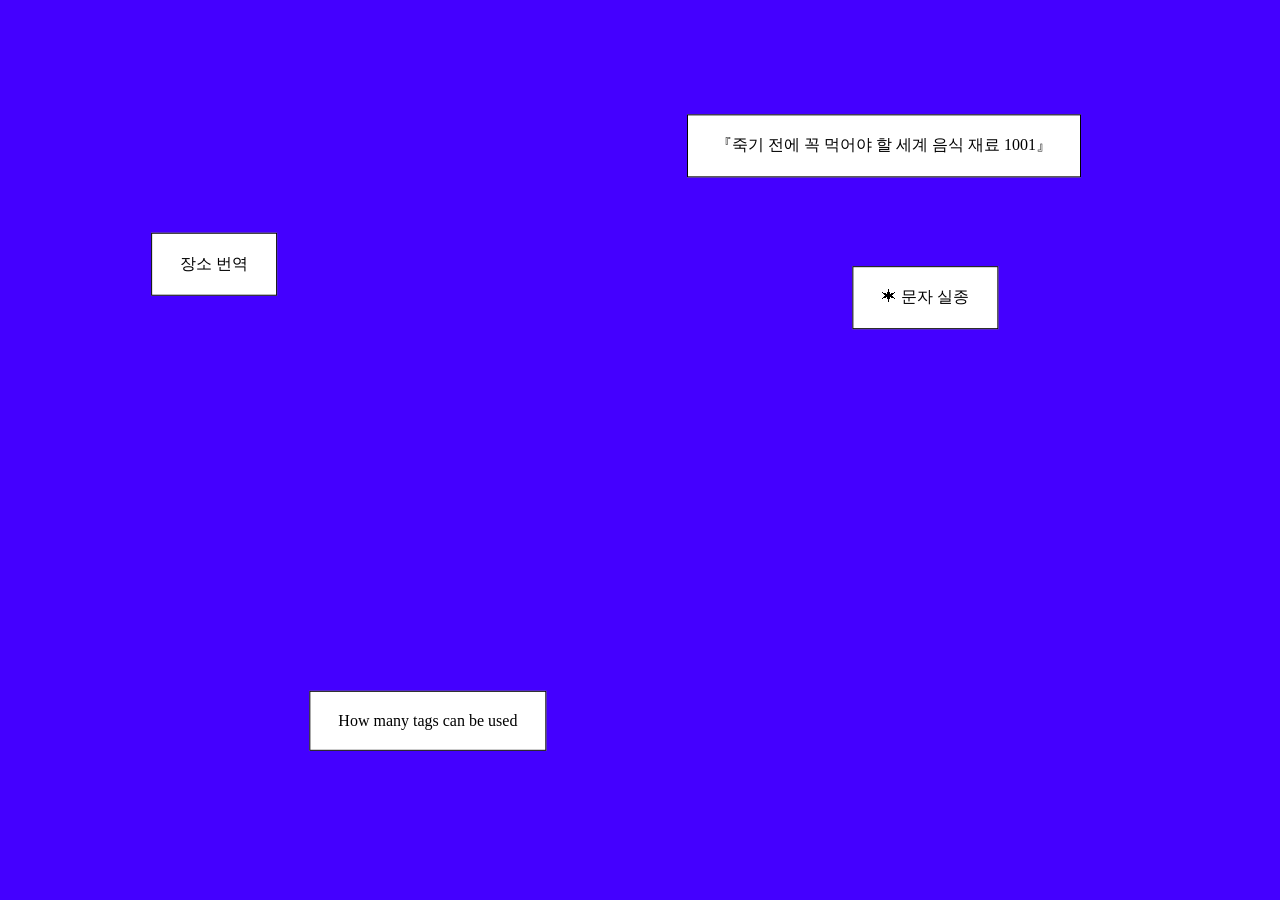
<file: index.html>
<!DOCTYPE html>
<html lang="ko">
<head>
<meta charset="utf-8">
<meta name="viewport" content="width=device-width, initial-scale=1">
<title>호랑의 잡웹실</title>
<style>
  html, body { margin: 0; height: 100%; overflow: hidden; }
  a { position: absolute; left: 0; top: 0; padding: 20px 28px; border: 1px solid #000; color: #000; background: #fff; text-decoration: none; white-space: nowrap; }
</style>
</head>
<body>
<a href="0918/How%20many%20tags%20can%20be%20used.html">How many tags can be used</a>
<a href="1002/01.%20Place/index.html">장소 번역</a>
<a href="1002/02.%20List/index.html">『죽기 전에 꼭 먹어야 할 세계 음식 재료 1001』</a>
<a href="1016/Void/index.html">✶ 문자 실종</a>
<script>
  document.documentElement.style.background = `hsl(${Math.random() * 360} 100% 50%)`; // 새로고침마다 랜덤 강한 색 배경
  const boxes = [...document.querySelectorAll('a')].map(el => ({
    el,
    x: Math.random() * (innerWidth - el.offsetWidth),
    y: Math.random() * (innerHeight - el.offsetHeight),
    vx: (Math.random() < .5 ? -1 : 1) * (0.3 + Math.random() * 0.5),
    vy: (Math.random() < .5 ? -1 : 1) * (0.3 + Math.random() * 0.5),
  }));
  (function tick() {
    for (const b of boxes) {
      const maxX = innerWidth - b.el.offsetWidth, maxY = innerHeight - b.el.offsetHeight;
      if (!b.el.matches(":hover")) { b.x += b.vx; b.y += b.vy; }
      if (b.x < 0 || b.x > maxX) { b.vx *= -1; b.x = Math.min(Math.max(b.x, 0), maxX); }
      if (b.y < 0 || b.y > maxY) { b.vy *= -1; b.y = Math.min(Math.max(b.y, 0), maxY); }
      b.el.style.transform = `translate(${b.x}px,${b.y}px)`;
    }
    requestAnimationFrame(tick);
  })();
</script>
</body>
</html>
</file>
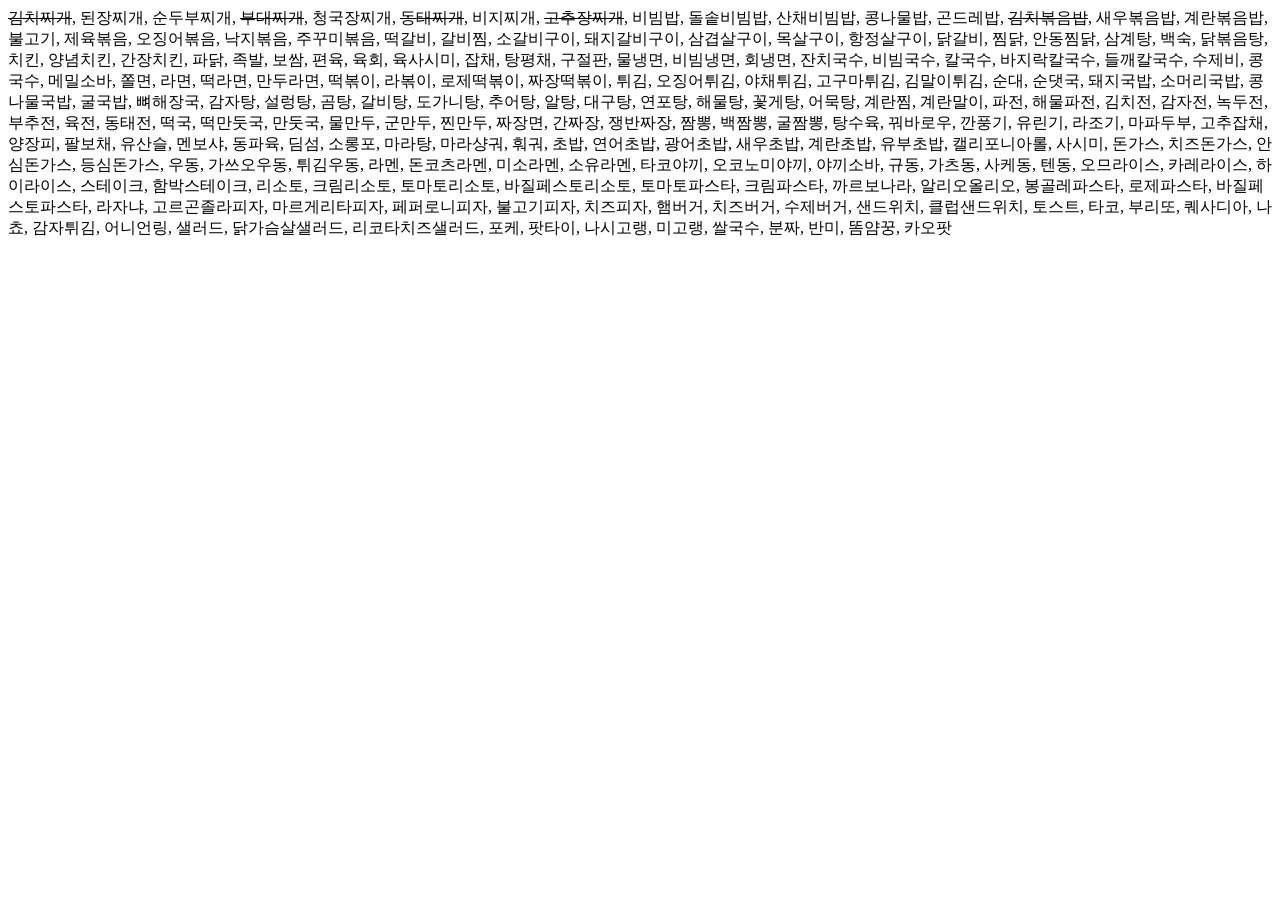
<file: 0911/index.html>
<!DOCTYPE html>
<html lang="kr"> <!--문서의 언어를 설명하는 줄-->
    <head>
        <meta charset="UTF-8"> <!--문서의 인코딩 설정. 인코딩을 UTF-8로 지정하여 한글 깨짐을 방지합니다.-->
        <meta name="viewport" content="width=device-width, initial-scale=1.0"> <!--뷰포트 설정. 모바일 등 다양한 기기 화면 크기에 맞게 페이지 배율과 너비를 조절합니다.-->
        <title>Yummy!</title> <!--문서의 제목을 설정. 브라우저 탭에 표시됩니다.-->
    </head>
    <body> 
        <del>김치찌개</del>, 된장찌개, 순두부찌개, <del>부대찌개</del>, 청국장찌개, <del>동태찌개</del>, 비지찌개, <del>고추장찌개</del>, 비빔밥, 돌솥비빔밥, 산채비빔밥, 콩나물밥, 곤드레밥, <del>김치볶음밥</del>, 새우볶음밥, 계란볶음밥, 불고기, 제육볶음, 오징어볶음, 낙지볶음, 주꾸미볶음, 떡갈비, 갈비찜, 소갈비구이, 돼지갈비구이, 삼겹살구이, 목살구이, 항정살구이, 닭갈비, 찜닭, 안동찜닭, 삼계탕, 백숙, 닭볶음탕, 치킨, 양념치킨, 간장치킨, 파닭, 족발, 보쌈, 편육, 육회, 육사시미, 잡채, 탕평채, 구절판, 물냉면, 비빔냉면, 회냉면, 잔치국수, 비빔국수, 칼국수, 바지락칼국수, 들깨칼국수, 수제비, 콩국수, 메밀소바, 쫄면, 라면, 떡라면, 만두라면, 떡볶이, 라볶이, 로제떡볶이, 짜장떡볶이, 튀김, 오징어튀김, 야채튀김, 고구마튀김, 김말이튀김, 순대, 순댓국, 돼지국밥, 소머리국밥, 콩나물국밥, 굴국밥, 뼈해장국, 감자탕, 설렁탕, 곰탕, 갈비탕, 도가니탕, 추어탕, 알탕, 대구탕, 연포탕, 해물탕, 꽃게탕, 어묵탕, 계란찜, 계란말이, 파전, 해물파전, 김치전, 감자전, 녹두전, 부추전, 육전, 동태전, 떡국, 떡만둣국, 만둣국, 물만두, 군만두, 찐만두, 짜장면, 간짜장, 쟁반짜장, 짬뽕, 백짬뽕, 굴짬뽕, 탕수육, 꿔바로우, 깐풍기, 유린기, 라조기, 마파두부, 고추잡채, 양장피, 팔보채, 유산슬, 멘보샤, 동파육, 딤섬, 소롱포, 마라탕, 마라샹궈, 훠궈, 초밥, 연어초밥, 광어초밥, 새우초밥, 계란초밥, 유부초밥, 캘리포니아롤, 사시미, 돈가스, 치즈돈가스, 안심돈가스, 등심돈가스, 우동, 가쓰오우동, 튀김우동, 라멘, 돈코츠라멘, 미소라멘, 소유라멘, 타코야끼, 오코노미야끼, 야끼소바, 규동, 가츠동, 사케동, 텐동, 오므라이스, 카레라이스, 하이라이스, 스테이크, 함박스테이크, 리소토, 크림리소토, 토마토리소토, 바질페스토리소토, 토마토파스타, 크림파스타, 까르보나라, 알리오올리오, 봉골레파스타, 로제파스타, 바질페스토파스타, 라자냐, 고르곤졸라피자, 마르게리타피자, 페퍼로니피자, 불고기피자, 치즈피자, 햄버거, 치즈버거, 수제버거, 샌드위치, 클럽샌드위치, 토스트, 타코, 부리또, 퀘사디아, 나쵸, 감자튀김, 어니언링, 샐러드, 닭가슴살샐러드, 리코타치즈샐러드, 포케, 팟타이, 나시고랭, 미고랭, 쌀국수, 분짜, 반미, 똠얌꿍, 카오팟
    </body>
</html>
</file>
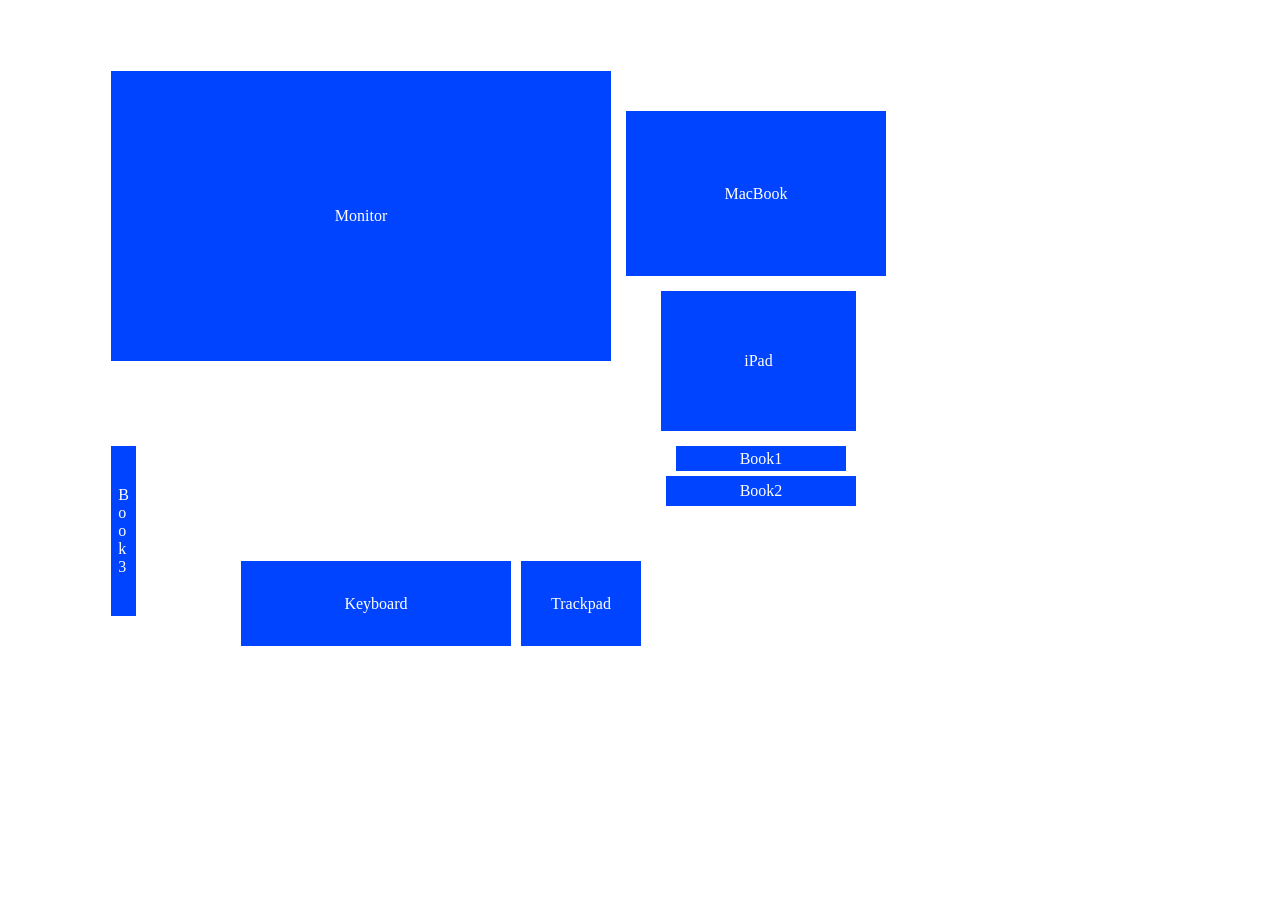
<file: Place/index.html>
<!DOCTYPE html>
<html lang="kr">
<head>
    <meta charset="UTF-8">
    <meta name="viewport" content="width=device-width, initial-scale=1.0">
    <title>Desktop setting</title>
    <link rel="stylesheet" href="style.css">
</head>
<body>
    <section class="Monitor">Monitor</section>
    <section class="MacBook">MacBook</section>
    <section class="iPad">iPad</section>
    <section class="Keyboard">Keyboard</section>
    <section class="Trackpad">Trackpad</section>
    <section class="Book1">Book1</section>
    <section class="Book2">Book2</section>
    <section class="Book3">B<br>o<br>o<br>k<br>3</section>
</body> 
</html>
</file>
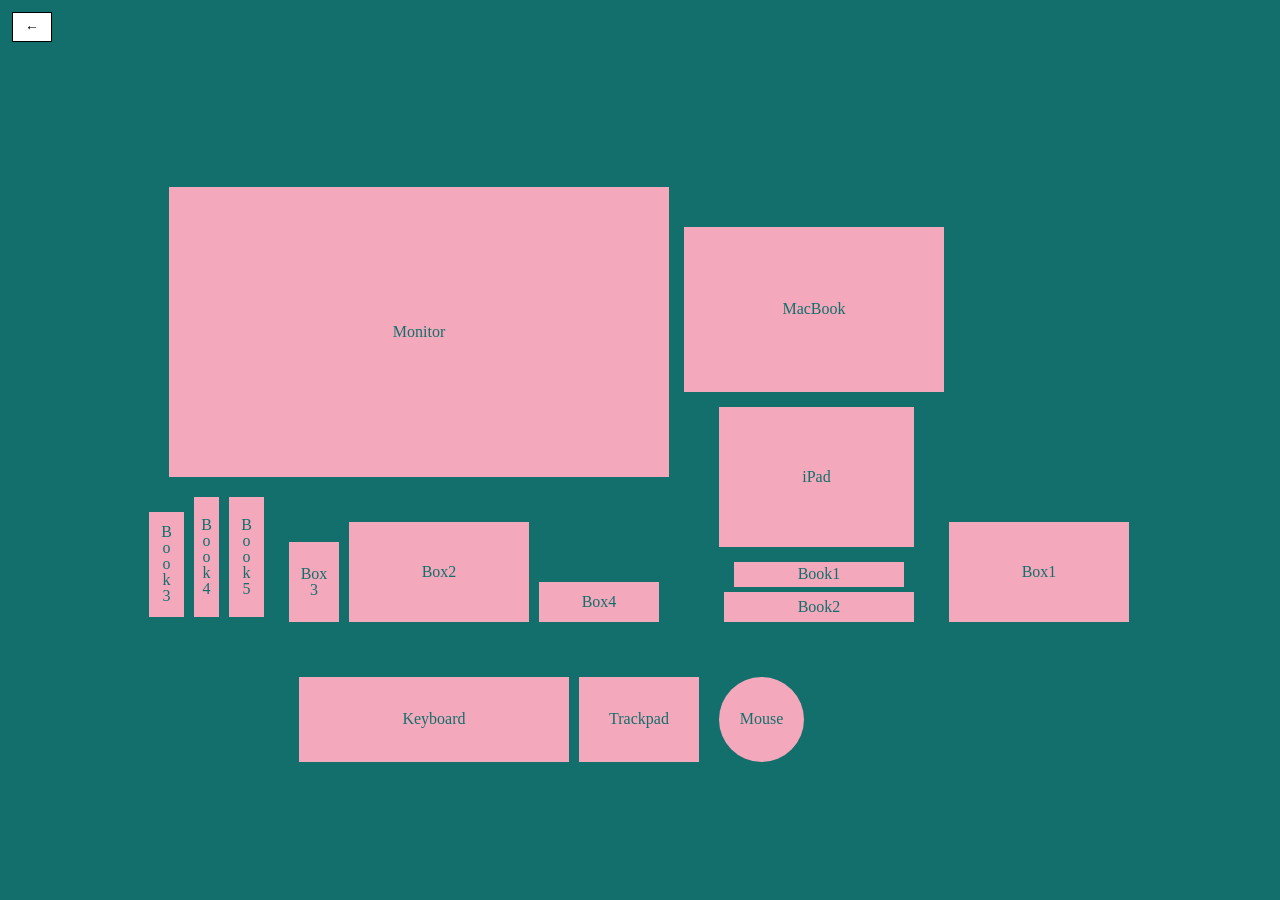
<file: 1002/01. Place/index.html>
<!DOCTYPE html>
<html lang="kr">
<head>
    <meta charset="UTF-8">
    <meta name="viewport" content="width=device-width, initial-scale=1.0">
    <title>Desktop setting</title>
    <link rel="stylesheet" href="style.css">
    <link rel="preconnect" href="https://fonts.googleapis.com">
    <link rel="preconnect" href="https://fonts.gstatic.com" crossorigin>
    <link href="https://fonts.googleapis.com/css2?family=Coral+Pixels&display=swap" rel="stylesheet">
</head>
<body>
<a href="../../index.html" style="position:fixed;top:12px;left:12px;z-index:9999;padding:6px 12px;border:1px solid #000;background:#fff;color:#000;font:14px sans-serif;text-decoration:none">←</a>
    <section>
        <article class="Monitor">Monitor</article>
        <article class="MacBook">MacBook</article>
        <article class="iPad">iPad</article>
        <article class="Keyboard">Keyboard</article>
        <article class="Trackpad">Trackpad</article>
        <article class="Mouse">Mouse</article>
        <article class="Book1">Book1</article>
        <article class="Book2">Book2</article>
        <article class="Book3">B<br>o<br>o<br>k<br>3</article>
        <article class="Book4">B<br>o<br>o<br>k<br>4</article>
        <article class="Book5">B<br>o<br>o<br>k<br>5</article>
        <article class="Box1">Box1</article>
        <article class="Box2">Box2</article>
        <article class="Box3">Box<br>3</article>
        <article class="Box4">Box4</article>
    </section>

    <script>
        // article 순서와 같은 순서: 박스 모양에 맞춰 고른 동물 15마리
        const arts = [
String.raw`   /\_/\     ,-.___,-.    __                  ^__^
  ( o.o )    \_/_ _\_/  o-''|\_____/)         (oo)\_______
   > ^ <       )O_O(     \_/|_)     )         (__)\       )\/\
              { (_) }       \  __  /              ||----w |
               '-^-'        (_/ (_/               ||     ||

 (\____/)   /\___/\    (\_/)    |\/|       ,~.   <(o )___  <:3 )~~~~
 ( o  o )   \ o o /    (o.o)    (oo)      (o>     ( ._> /
 (  oo  )    >\v/<     (> <)    \==/      //\
                                          V_/_

  ><(((('>      _/\_/\_/\_/~@     @.@       .--.
                                  (_)       (oo)
                                            '--'`,
String.raw`  __
o-''|\_____/)
 \_/|_)     )
    \  __  /
    (_/ (_/`,
String.raw` ,-.___,-.
 \_/_ _\_/
   )O_O(
  { (_) }
   '-^-'`,
String.raw`/\___/\
\ o o /
 >\v/<`,
String.raw`(\_/)
(o.o)
(> <)`,
String.raw`<:3 )~~~~`,
String.raw`><(((('>`,
String.raw`_/\_/\_/\_/~@`,
String.raw`|\/|
(oo)
\==/`,
String.raw`@.@
(_)`,
String.raw`.--.
(oo)
'--'`,
String.raw`(\____/)
( o  o )
(  oo  )`,
String.raw`  ^__^
  (oo)\_______
  (__)\       )\/\
      ||----w |
      ||     ||`,
String.raw`  ,~.
 (o>
 //\
 V_/_`,
String.raw`<(o )___
 ( ._> /`,
        ];
        document.querySelectorAll("article").forEach((box, i) => {
            const pre = document.createElement("pre");
            pre.className = "art";
            pre.textContent = arts[i];
            box.appendChild(pre);
        });
    </script>
</body> 
</html>
</file>
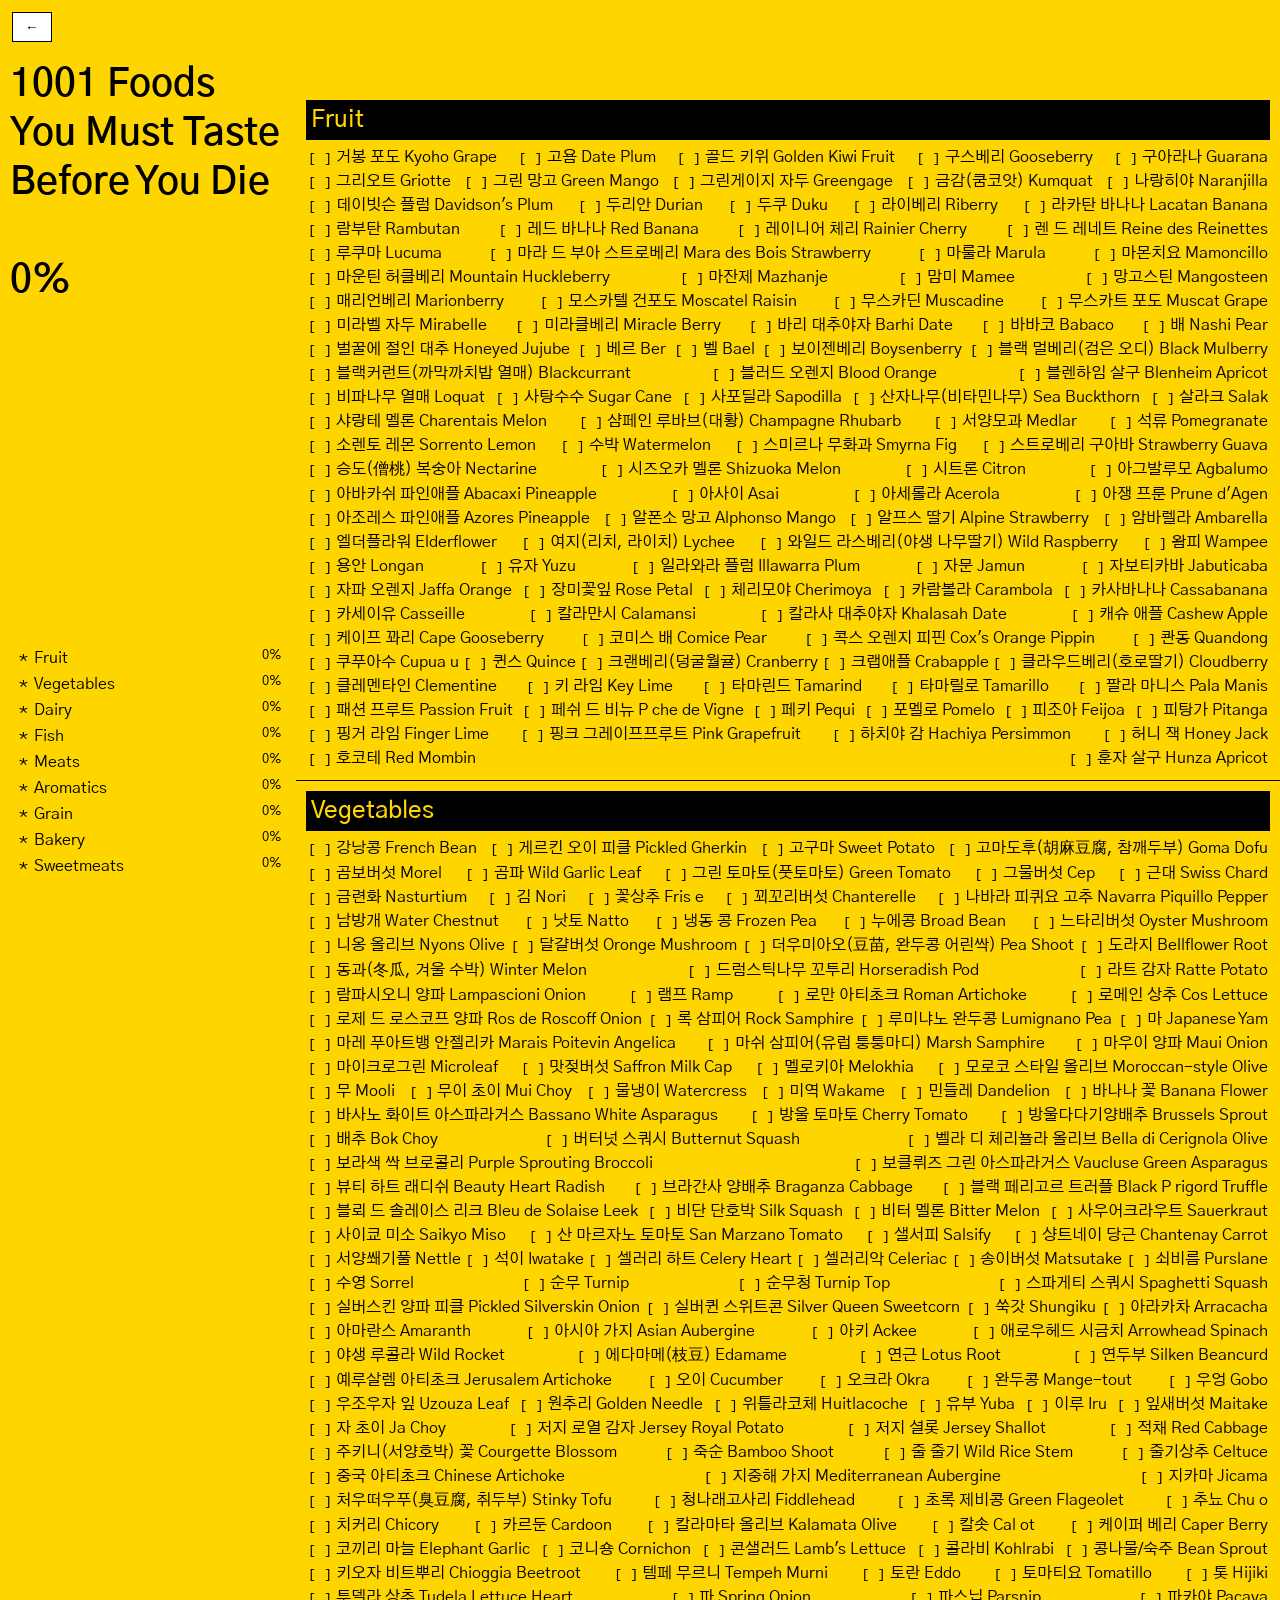
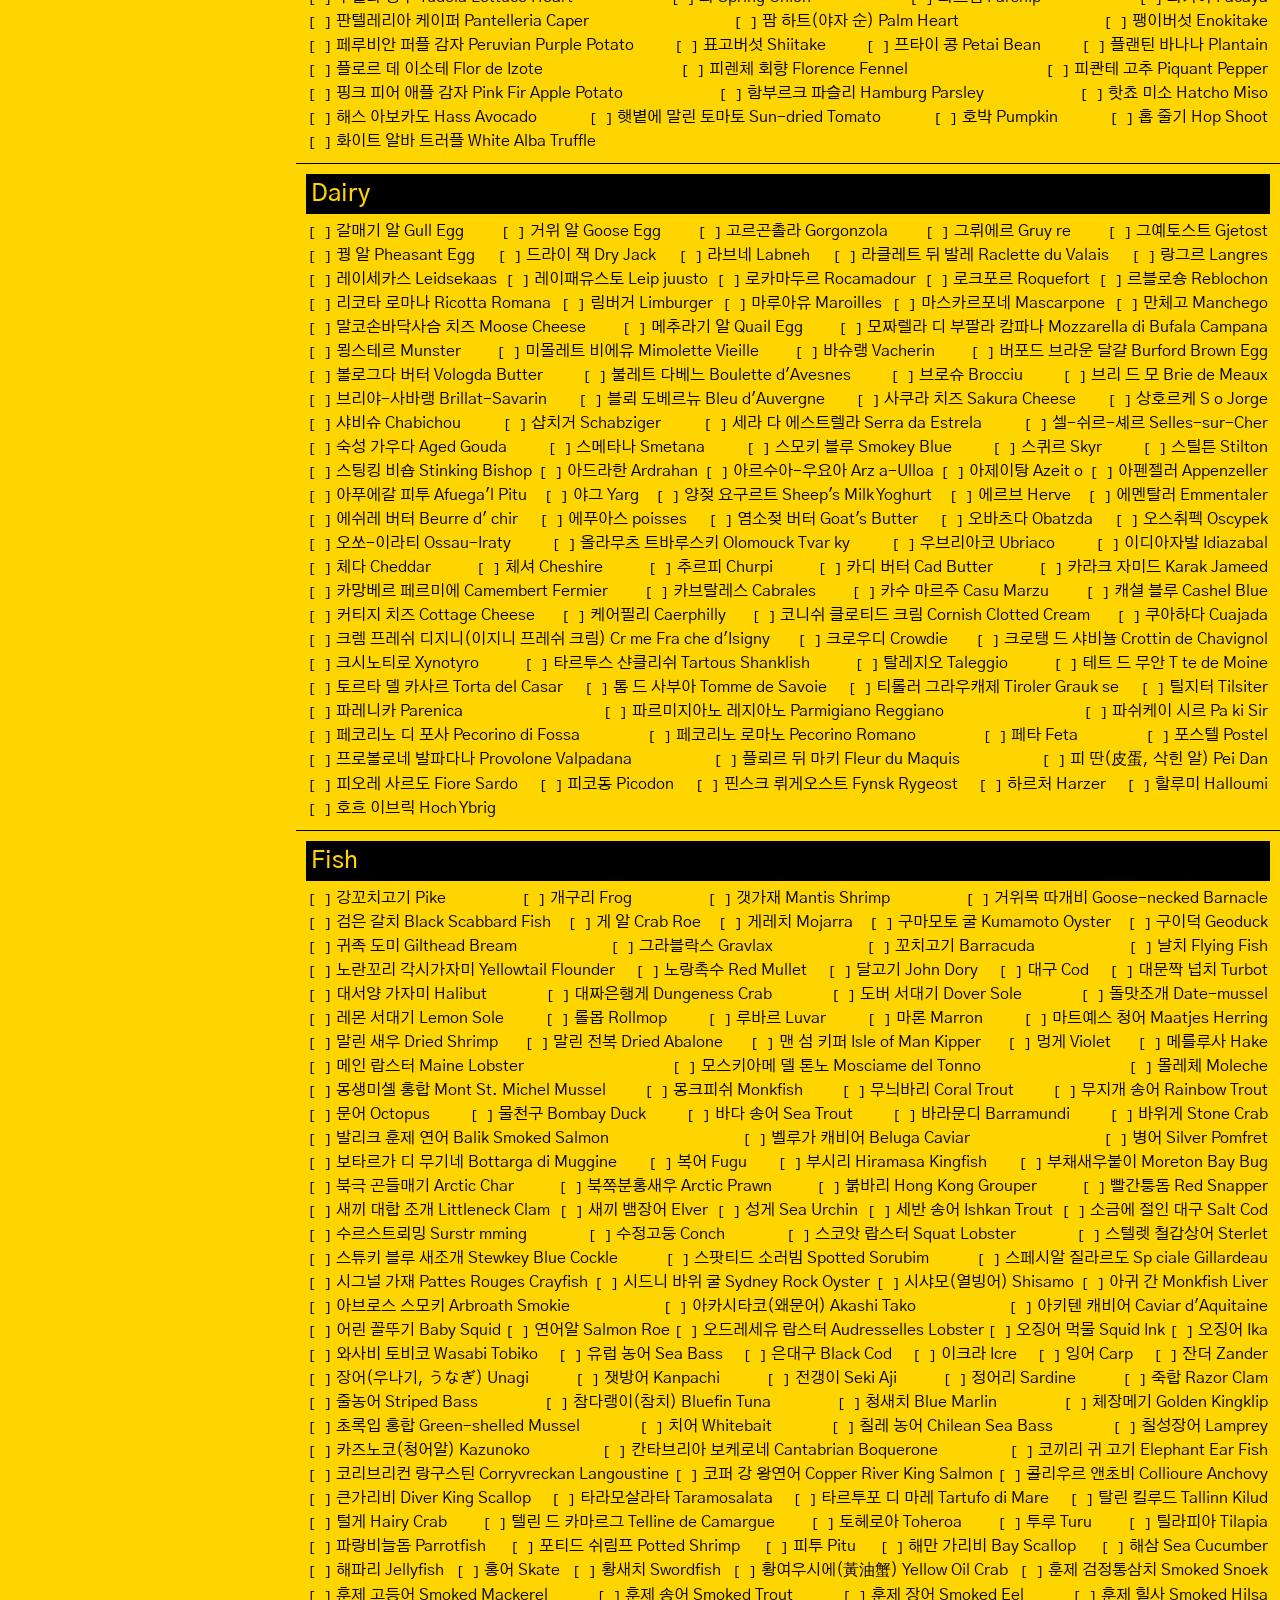
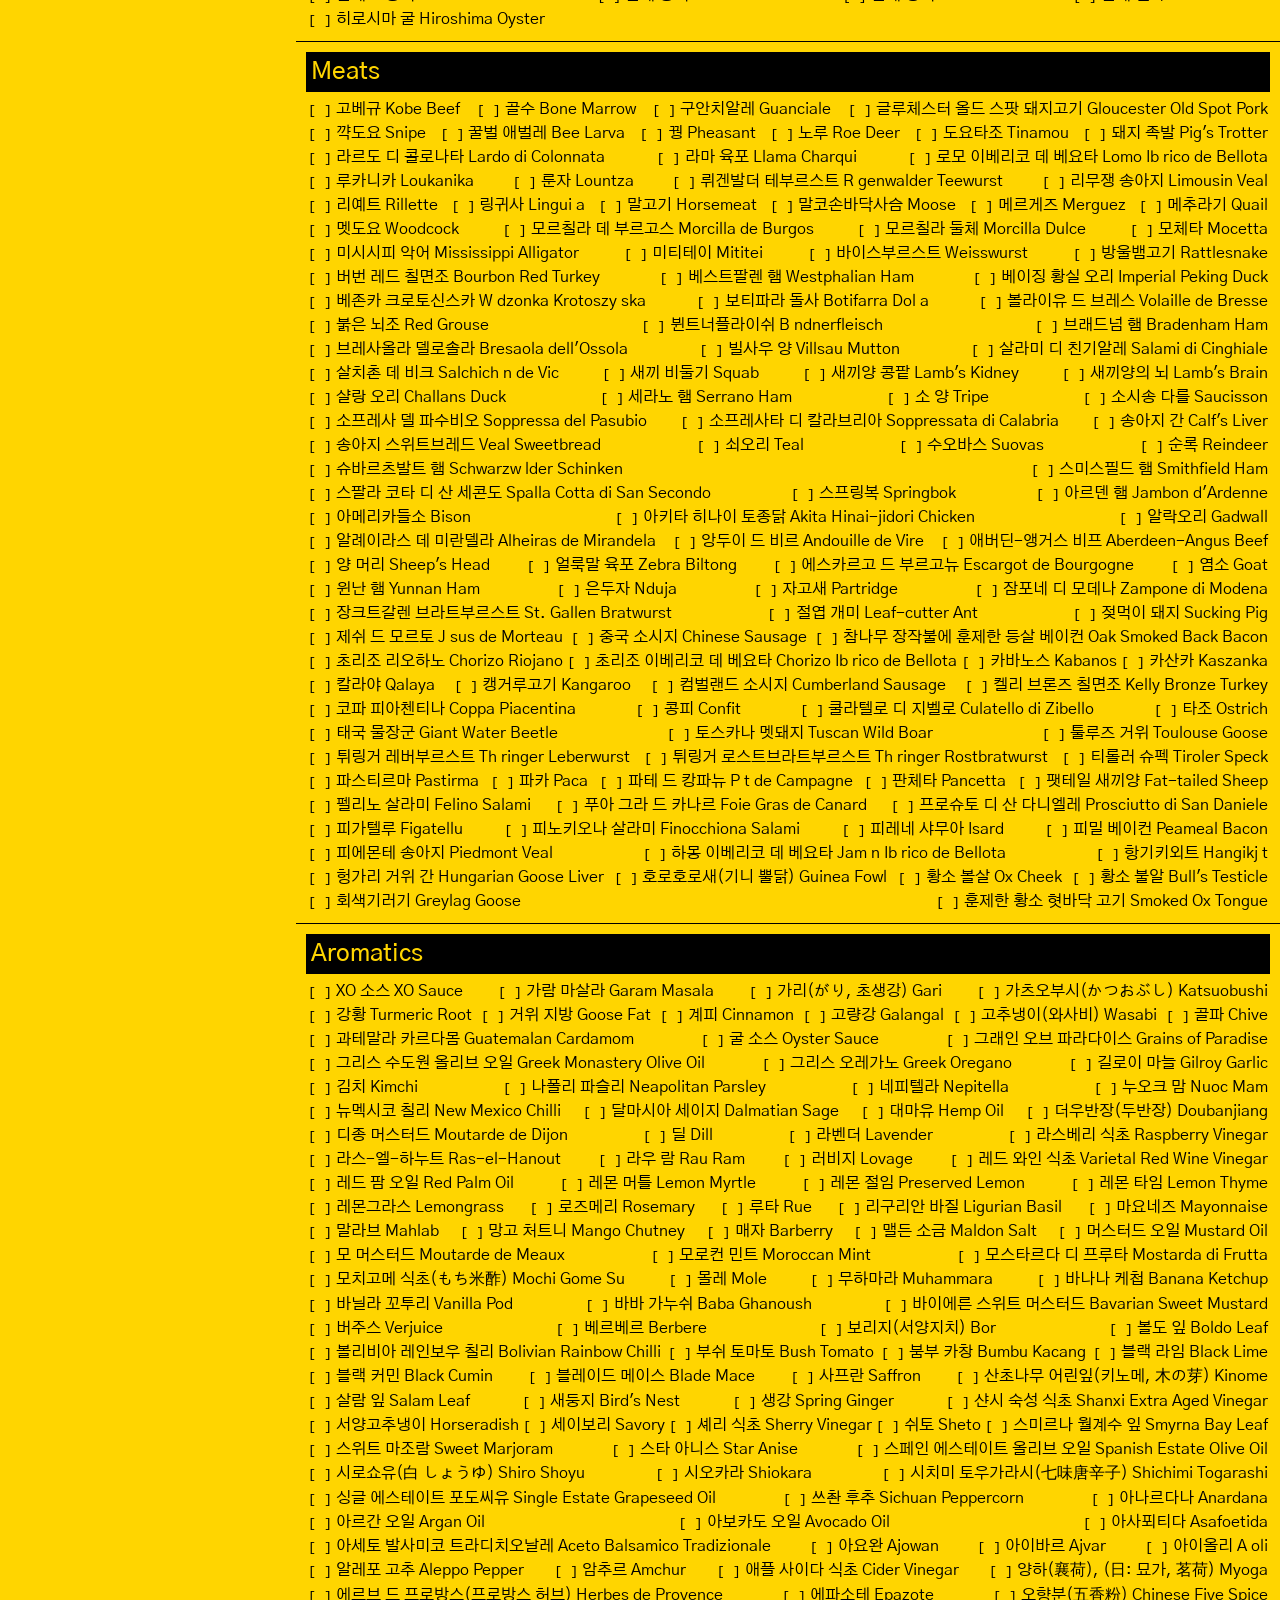
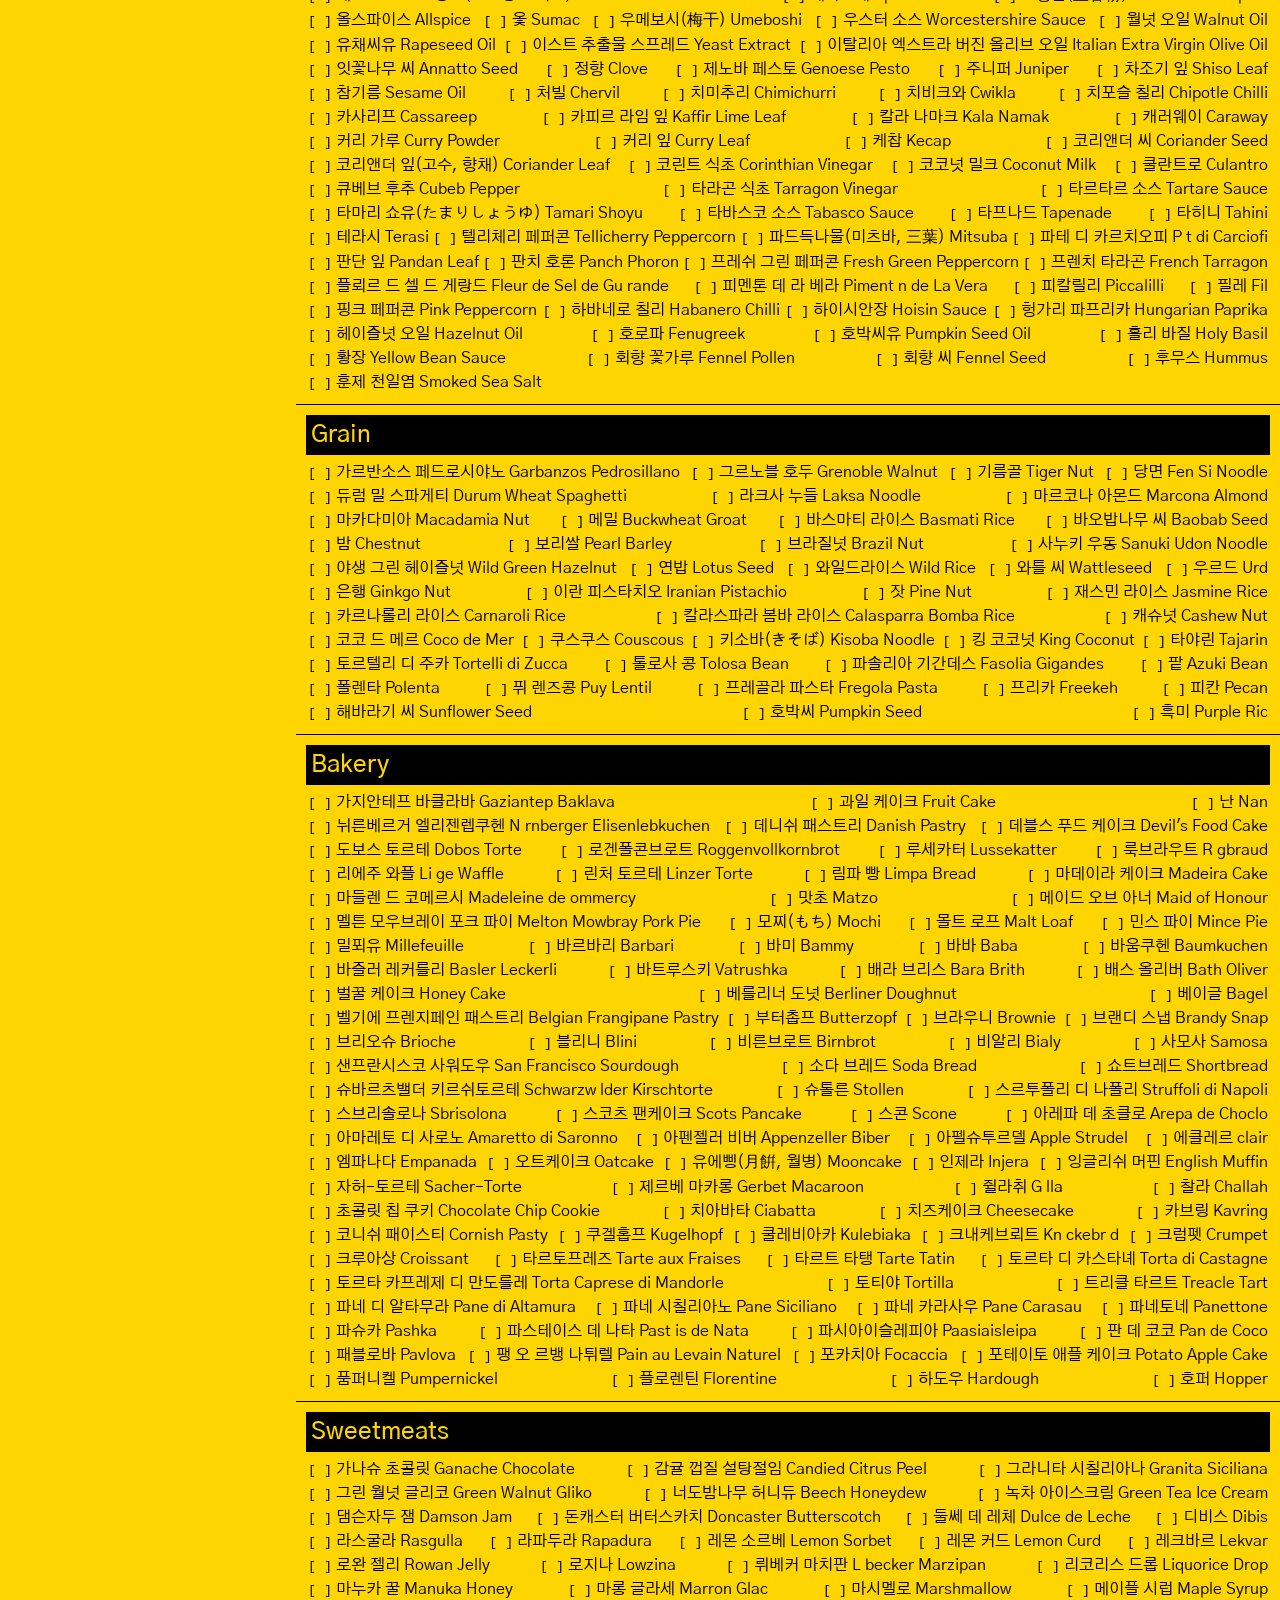
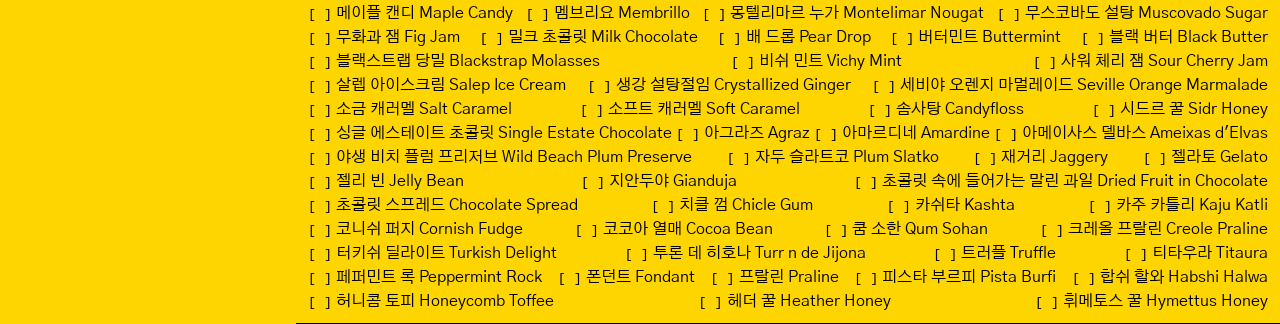
<file: 1002/02. List/index.html>
<!DOCTYPE html>
<html lang="ko">
<head>
    <meta charset="UTF-8">
    <meta name="viewport" content="width=device-width, initial-scale=1.0">
    <title>1001 Foods You Must Taste Before You Die</title>
    <link rel="stylesheet" href="style.css">
    <link rel="preconnect" href="https://fonts.googleapis.com">
    <link rel="preconnect" href="https://fonts.gstatic.com" crossorigin>
    <link href="https://fonts.googleapis.com/css2?family=Coral+Pixels&family=Gothic+A1:wght@100;200;300;400;500;600;700;800;900&display=swap" rel="stylesheet">
    <script>
        history.scrollRestoration = "manual";
        window.scrollTo(0, 0);
    </script>
</head>
<body>
<a href="../../index.html" style="position:fixed;top:12px;left:12px;z-index:9999;padding:6px 12px;border:1px solid #000;background:#fff;color:#000;font:14px sans-serif;text-decoration:none">←</a>
    <header>
        <h1>1001 Foods<br>You Must Taste<br>Before You Die<br><br><span id="total"></span></h1>
    </header>
    <nav>
        <ul>
            <li><a href="#fruit">Fruit</a></li>
            <li><a href="#vegetables">Vegetables</a></li>
            <li><a href="#dairy">Dairy</a></li>
            <li><a href="#fish">Fish</a></li>
            <li><a href="#meats">Meats</a></li>
            <li><a href="#aromatics">Aromatics</a></li>
            <li><a href="#grain">Grain</a></li>
            <li><a href="#bakery">Bakery</a></li>
            <li><a href="#sweetmeats">Sweetmeats</a></li>
        </ul>
    </nav>
    <section>
        <article class="Fruit" id="fruit">
            <h2>Fruit</h2>
            <ul>
                <li><label><input type="checkbox"> 거봉 포도 Kyoho Grape</label></li>
                <li><label><input type="checkbox"> 고욤 Date Plum</label></li>
                <li><label><input type="checkbox"> 골드 키위 Golden Kiwi Fruit</label></li>
                <li><label><input type="checkbox"> 구스베리 Gooseberry</label></li>
                <li><label><input type="checkbox"> 구아라나 Guarana</label></li>
                <li><label><input type="checkbox"> 그리오트 Griotte</label></li>
                <li><label><input type="checkbox"> 그린 망고 Green Mango</label></li>
                <li><label><input type="checkbox"> 그린게이지 자두 Greengage</label></li>
                <li><label><input type="checkbox"> 금감(쿰코앗) Kumquat</label></li>
                <li><label><input type="checkbox"> 나랑히야 Naranjilla</label></li>
                <li><label><input type="checkbox"> 데이빗슨 플럼 Davidson&#x27;s Plum</label></li>
                <li><label><input type="checkbox"> 두리안 Durian</label></li>
                <li><label><input type="checkbox"> 두쿠 Duku</label></li>
                <li><label><input type="checkbox"> 라이베리 Riberry</label></li>
                <li><label><input type="checkbox"> 라카탄 바나나 Lacatan Banana</label></li>
                <li><label><input type="checkbox"> 람부탄 Rambutan</label></li>
                <li><label><input type="checkbox"> 레드 바나나 Red Banana</label></li>
                <li><label><input type="checkbox"> 레이니어 체리 Rainier Cherry</label></li>
                <li><label><input type="checkbox"> 렌 드 레네트 Reine des Reinettes</label></li>
                <li><label><input type="checkbox"> 루쿠마 Lucuma</label></li>
                <li><label><input type="checkbox"> 마라 드 부아 스트로베리 Mara des Bois Strawberry</label></li>
                <li><label><input type="checkbox"> 마룰라 Marula</label></li>
                <li><label><input type="checkbox"> 마몬치요 Mamoncillo</label></li>
                <li><label><input type="checkbox"> 마운틴 허클베리 Mountain Huckleberry</label></li>
                <li><label><input type="checkbox"> 마잔제 Mazhanje</label></li>
                <li><label><input type="checkbox"> 맘미 Mamee</label></li>
                <li><label><input type="checkbox"> 망고스틴 Mangosteen</label></li>
                <li><label><input type="checkbox"> 매리언베리 Marionberry</label></li>
                <li><label><input type="checkbox"> 모스카텔 건포도 Moscatel Raisin</label></li>
                <li><label><input type="checkbox"> 무스카딘 Muscadine</label></li>
                <li><label><input type="checkbox"> 무스카트 포도 Muscat Grape</label></li>
                <li><label><input type="checkbox"> 미라벨 자두 Mirabelle</label></li>
                <li><label><input type="checkbox"> 미라클베리 Miracle Berry</label></li>
                <li><label><input type="checkbox"> 바리 대추야자 Barhi Date</label></li>
                <li><label><input type="checkbox"> 바바코 Babaco</label></li>
                <li><label><input type="checkbox"> 배 Nashi Pear</label></li>
                <li><label><input type="checkbox"> 벌꿀에 절인 대추 Honeyed Jujube</label></li>
                <li><label><input type="checkbox"> 베르 Ber</label></li>
                <li><label><input type="checkbox"> 벨 Bael</label></li>
                <li><label><input type="checkbox"> 보이젠베리 Boysenberry</label></li>
                <li><label><input type="checkbox"> 블랙 멀베리(검은 오디) Black Mulberry</label></li>
                <li><label><input type="checkbox"> 블랙커런트(까막까치밥 열매) Blackcurrant</label></li>
                <li><label><input type="checkbox"> 블러드 오렌지 Blood Orange</label></li>
                <li><label><input type="checkbox"> 블렌하임 살구 Blenheim Apricot</label></li>
                <li><label><input type="checkbox"> 비파나무 열매 Loquat</label></li>
                <li><label><input type="checkbox"> 사탕수수 Sugar Cane</label></li>
                <li><label><input type="checkbox"> 사포딜라 Sapodilla</label></li>
                <li><label><input type="checkbox"> 산자나무(비타민나무) Sea Buckthorn</label></li>
                <li><label><input type="checkbox"> 살라크 Salak</label></li>
                <li><label><input type="checkbox"> 샤랑테 멜론 Charentais Melon</label></li>
                <li><label><input type="checkbox"> 샴페인 루바브(대황) Champagne Rhubarb</label></li>
                <li><label><input type="checkbox"> 서양모과 Medlar</label></li>
                <li><label><input type="checkbox"> 석류 Pomegranate</label></li>
                <li><label><input type="checkbox"> 소렌토 레몬 Sorrento Lemon</label></li>
                <li><label><input type="checkbox"> 수박 Watermelon</label></li>
                <li><label><input type="checkbox"> 스미르나 무화과 Smyrna Fig</label></li>
                <li><label><input type="checkbox"> 스트로베리 구아바 Strawberry Guava</label></li>
                <li><label><input type="checkbox"> 승도(僧桃) 복숭아 Nectarine</label></li>
                <li><label><input type="checkbox"> 시즈오카 멜론 Shizuoka Melon</label></li>
                <li><label><input type="checkbox"> 시트론 Citron</label></li>
                <li><label><input type="checkbox"> 아그발루모 Agbalumo</label></li>
                <li><label><input type="checkbox"> 아바카쉬 파인애플 Abacaxi Pineapple</label></li>
                <li><label><input type="checkbox"> 아사이 Asai</label></li>
                <li><label><input type="checkbox"> 아세롤라 Acerola</label></li>
                <li><label><input type="checkbox"> 아쟁 프룬 Prune d&#x27;Agen</label></li>
                <li><label><input type="checkbox"> 아조레스 파인애플 Azores Pineapple</label></li>
                <li><label><input type="checkbox"> 알폰소 망고 Alphonso Mango</label></li>
                <li><label><input type="checkbox"> 알프스 딸기 Alpine Strawberry</label></li>
                <li><label><input type="checkbox"> 암바렐라 Ambarella</label></li>
                <li><label><input type="checkbox"> 엘더플라워 Elderflower</label></li>
                <li><label><input type="checkbox"> 여지(리치, 라이치) Lychee</label></li>
                <li><label><input type="checkbox"> 와일드 라스베리(야생 나무딸기) Wild Raspberry</label></li>
                <li><label><input type="checkbox"> 왐피 Wampee</label></li>
                <li><label><input type="checkbox"> 용안 Longan</label></li>
                <li><label><input type="checkbox"> 유자 Yuzu</label></li>
                <li><label><input type="checkbox"> 일라와라 플럼 Illawarra Plum</label></li>
                <li><label><input type="checkbox"> 자문 Jamun</label></li>
                <li><label><input type="checkbox"> 자보티카바 Jabuticaba</label></li>
                <li><label><input type="checkbox"> 자파 오렌지 Jaffa Orange</label></li>
                <li><label><input type="checkbox"> 장미꽃잎 Rose Petal</label></li>
                <li><label><input type="checkbox"> 체리모야 Cherimoya</label></li>
                <li><label><input type="checkbox"> 카람볼라 Carambola</label></li>
                <li><label><input type="checkbox"> 카사바나나 Cassabanana</label></li>
                <li><label><input type="checkbox"> 카세이유 Casseille</label></li>
                <li><label><input type="checkbox"> 칼라만시 Calamansi</label></li>
                <li><label><input type="checkbox"> 칼라사 대추야자 Khalasah Date</label></li>
                <li><label><input type="checkbox"> 캐슈 애플 Cashew Apple</label></li>
                <li><label><input type="checkbox"> 케이프 꽈리 Cape Gooseberry</label></li>
                <li><label><input type="checkbox"> 코미스 배 Comice Pear</label></li>
                <li><label><input type="checkbox"> 콕스 오렌지 피핀 Cox&#x27;s Orange Pippin</label></li>
                <li><label><input type="checkbox"> 콴동 Quandong</label></li>
                <li><label><input type="checkbox"> 쿠푸아수 Cupua u</label></li>
                <li><label><input type="checkbox"> 퀸스 Quince</label></li>
                <li><label><input type="checkbox"> 크랜베리(덩굴월귤) Cranberry</label></li>
                <li><label><input type="checkbox"> 크랩애플 Crabapple</label></li>
                <li><label><input type="checkbox"> 클라우드베리(호로딸기) Cloudberry</label></li>
                <li><label><input type="checkbox"> 클레멘타인 Clementine</label></li>
                <li><label><input type="checkbox"> 키 라임 Key Lime</label></li>
                <li><label><input type="checkbox"> 타마린드 Tamarind</label></li>
                <li><label><input type="checkbox"> 타마릴로 Tamarillo</label></li>
                <li><label><input type="checkbox"> 팔라 마니스 Pala Manis</label></li>
                <li><label><input type="checkbox"> 패션 프루트 Passion Fruit</label></li>
                <li><label><input type="checkbox"> 페쉬 드 비뉴 P che de Vigne</label></li>
                <li><label><input type="checkbox"> 페키 Pequi</label></li>
                <li><label><input type="checkbox"> 포멜로 Pomelo</label></li>
                <li><label><input type="checkbox"> 피조아 Feijoa</label></li>
                <li><label><input type="checkbox"> 피탕가 Pitanga</label></li>
                <li><label><input type="checkbox"> 핑거 라임 Finger Lime</label></li>
                <li><label><input type="checkbox"> 핑크 그레이프프루트 Pink Grapefruit</label></li>
                <li><label><input type="checkbox"> 하치야 감 Hachiya Persimmon</label></li>
                <li><label><input type="checkbox"> 허니 잭 Honey Jack</label></li>
                <li><label><input type="checkbox"> 호코테 Red Mombin</label></li>
                <li><label><input type="checkbox"> 훈자 살구 Hunza Apricot</label></li>
            </ul>
        </article>
        <article id="vegetables">
            <h2>Vegetables</h2>
            <ul>
                <li><label><input type="checkbox"> 강낭콩 French Bean</label></li>
                <li><label><input type="checkbox"> 게르킨 오이 피클 Pickled Gherkin</label></li>
                <li><label><input type="checkbox"> 고구마 Sweet Potato</label></li>
                <li><label><input type="checkbox"> 고마도후(胡麻豆腐, 참깨두부) Goma Dofu</label></li>
                <li><label><input type="checkbox"> 곰보버섯 Morel</label></li>
                <li><label><input type="checkbox"> 곰파 Wild Garlic Leaf</label></li>
                <li><label><input type="checkbox"> 그린 토마토(풋토마토) Green Tomato</label></li>
                <li><label><input type="checkbox"> 그물버섯 Cep</label></li>
                <li><label><input type="checkbox"> 근대 Swiss Chard</label></li>
                <li><label><input type="checkbox"> 금련화 Nasturtium</label></li>
                <li><label><input type="checkbox"> 김 Nori</label></li>
                <li><label><input type="checkbox"> 꽃상추 Fris e</label></li>
                <li><label><input type="checkbox"> 꾀꼬리버섯 Chanterelle</label></li>
                <li><label><input type="checkbox"> 나바라 피퀴요 고추 Navarra Piquillo Pepper</label></li>
                <li><label><input type="checkbox"> 남방개 Water Chestnut</label></li>
                <li><label><input type="checkbox"> 낫토 Natto</label></li>
                <li><label><input type="checkbox"> 냉동 콩 Frozen Pea</label></li>
                <li><label><input type="checkbox"> 누에콩 Broad Bean</label></li>
                <li><label><input type="checkbox"> 느타리버섯 Oyster Mushroom</label></li>
                <li><label><input type="checkbox"> 니옹 올리브 Nyons Olive</label></li>
                <li><label><input type="checkbox"> 달걀버섯 Oronge Mushroom</label></li>
                <li><label><input type="checkbox"> 더우미아오(豆苗, 완두콩 어린싹) Pea Shoot</label></li>
                <li><label><input type="checkbox"> 도라지 Bellflower Root</label></li>
                <li><label><input type="checkbox"> 동과(冬瓜, 겨울 수박) Winter Melon</label></li>
                <li><label><input type="checkbox"> 드럼스틱나무 꼬투리 Horseradish Pod</label></li>
                <li><label><input type="checkbox"> 라트 감자 Ratte Potato</label></li>
                <li><label><input type="checkbox"> 람파시오니 양파 Lampascioni Onion</label></li>
                <li><label><input type="checkbox"> 램프 Ramp</label></li>
                <li><label><input type="checkbox"> 로만 아티초크 Roman Artichoke</label></li>
                <li><label><input type="checkbox"> 로메인 상추 Cos Lettuce</label></li>
                <li><label><input type="checkbox"> 로제 드 로스코프 양파 Ros de Roscoff Onion</label></li>
                <li><label><input type="checkbox"> 록 삼피어 Rock Samphire</label></li>
                <li><label><input type="checkbox"> 루미냐노 완두콩 Lumignano Pea</label></li>
                <li><label><input type="checkbox"> 마 Japanese Yam</label></li>
                <li><label><input type="checkbox"> 마레 푸아트뱅 안젤리카 Marais Poitevin Angelica</label></li>
                <li><label><input type="checkbox"> 마쉬 삼피어(유럽 퉁퉁마디) Marsh Samphire</label></li>
                <li><label><input type="checkbox"> 마우이 양파 Maui Onion</label></li>
                <li><label><input type="checkbox"> 마이크로그린 Microleaf</label></li>
                <li><label><input type="checkbox"> 맛젖버섯 Saffron Milk Cap</label></li>
                <li><label><input type="checkbox"> 멜로키아 Melokhia</label></li>
                <li><label><input type="checkbox"> 모로코 스타일 올리브 Moroccan-style Olive</label></li>
                <li><label><input type="checkbox"> 무 Mooli</label></li>
                <li><label><input type="checkbox"> 무이 초이 Mui Choy</label></li>
                <li><label><input type="checkbox"> 물냉이 Watercress</label></li>
                <li><label><input type="checkbox"> 미역 Wakame</label></li>
                <li><label><input type="checkbox"> 민들레 Dandelion</label></li>
                <li><label><input type="checkbox"> 바나나 꽃 Banana Flower</label></li>
                <li><label><input type="checkbox"> 바사노 화이트 아스파라거스 Bassano White Asparagus</label></li>
                <li><label><input type="checkbox"> 방울 토마토 Cherry Tomato</label></li>
                <li><label><input type="checkbox"> 방울다다기양배추 Brussels Sprout</label></li>
                <li><label><input type="checkbox"> 배추 Bok Choy</label></li>
                <li><label><input type="checkbox"> 버터넛 스쿼시 Butternut Squash</label></li>
                <li><label><input type="checkbox"> 벨라 디 체리뇰라 올리브 Bella di Cerignola Olive</label></li>
                <li><label><input type="checkbox"> 보라색 싹 브로콜리 Purple Sprouting Broccoli</label></li>
                <li><label><input type="checkbox"> 보클뤼즈 그린 아스파라거스 Vaucluse Green Asparagus</label></li>
                <li><label><input type="checkbox"> 뷰티 하트 래디쉬 Beauty Heart Radish</label></li>
                <li><label><input type="checkbox"> 브라간사 양배추 Braganza Cabbage</label></li>
                <li><label><input type="checkbox"> 블랙 페리고르 트러플 Black P rigord Truffle</label></li>
                <li><label><input type="checkbox"> 블뢰 드 솔레이스 리크 Bleu de Solaise Leek</label></li>
                <li><label><input type="checkbox"> 비단 단호박 Silk Squash</label></li>
                <li><label><input type="checkbox"> 비터 멜론 Bitter Melon</label></li>
                <li><label><input type="checkbox"> 사우어크라우트 Sauerkraut</label></li>
                <li><label><input type="checkbox"> 사이쿄 미소 Saikyo Miso</label></li>
                <li><label><input type="checkbox"> 산 마르자노 토마토 San Marzano Tomato</label></li>
                <li><label><input type="checkbox"> 샐서피 Salsify</label></li>
                <li><label><input type="checkbox"> 샹트네이 당근 Chantenay Carrot</label></li>
                <li><label><input type="checkbox"> 서양쐐기풀 Nettle</label></li>
                <li><label><input type="checkbox"> 석이 Iwatake</label></li>
                <li><label><input type="checkbox"> 셀러리 하트 Celery Heart</label></li>
                <li><label><input type="checkbox"> 셀러리악 Celeriac</label></li>
                <li><label><input type="checkbox"> 송이버섯 Matsutake</label></li>
                <li><label><input type="checkbox"> 쇠비름 Purslane</label></li>
                <li><label><input type="checkbox"> 수영 Sorrel</label></li>
                <li><label><input type="checkbox"> 순무 Turnip</label></li>
                <li><label><input type="checkbox"> 순무청 Turnip Top</label></li>
                <li><label><input type="checkbox"> 스파게티 스쿼시 Spaghetti Squash</label></li>
                <li><label><input type="checkbox"> 실버스킨 양파 피클 Pickled Silverskin Onion</label></li>
                <li><label><input type="checkbox"> 실버퀸 스위트콘 Silver Queen Sweetcorn</label></li>
                <li><label><input type="checkbox"> 쑥갓 Shungiku</label></li>
                <li><label><input type="checkbox"> 아라카차 Arracacha</label></li>
                <li><label><input type="checkbox"> 아마란스 Amaranth</label></li>
                <li><label><input type="checkbox"> 아시아 가지 Asian Aubergine</label></li>
                <li><label><input type="checkbox"> 아키 Ackee</label></li>
                <li><label><input type="checkbox"> 애로우헤드 시금치 Arrowhead Spinach</label></li>
                <li><label><input type="checkbox"> 야생 루콜라 Wild Rocket</label></li>
                <li><label><input type="checkbox"> 에다마메(枝豆) Edamame</label></li>
                <li><label><input type="checkbox"> 연근 Lotus Root</label></li>
                <li><label><input type="checkbox"> 연두부 Silken Beancurd</label></li>
                <li><label><input type="checkbox"> 예루살렘 아티초크 Jerusalem Artichoke</label></li>
                <li><label><input type="checkbox"> 오이 Cucumber</label></li>
                <li><label><input type="checkbox"> 오크라 Okra</label></li>
                <li><label><input type="checkbox"> 완두콩 Mange-tout</label></li>
                <li><label><input type="checkbox"> 우엉 Gobo</label></li>
                <li><label><input type="checkbox"> 우조우자 잎 Uzouza Leaf</label></li>
                <li><label><input type="checkbox"> 원추리 Golden Needle</label></li>
                <li><label><input type="checkbox"> 위틀라코체 Huitlacoche</label></li>
                <li><label><input type="checkbox"> 유부 Yuba</label></li>
                <li><label><input type="checkbox"> 이루 Iru</label></li>
                <li><label><input type="checkbox"> 잎새버섯 Maitake</label></li>
                <li><label><input type="checkbox"> 자 초이 Ja Choy</label></li>
                <li><label><input type="checkbox"> 저지 로열 감자 Jersey Royal Potato</label></li>
                <li><label><input type="checkbox"> 저지 셜롯 Jersey Shallot</label></li>
                <li><label><input type="checkbox"> 적채 Red Cabbage</label></li>
                <li><label><input type="checkbox"> 주키니(서양호박) 꽃 Courgette Blossom</label></li>
                <li><label><input type="checkbox"> 죽순 Bamboo Shoot</label></li>
                <li><label><input type="checkbox"> 줄 줄기 Wild Rice Stem</label></li>
                <li><label><input type="checkbox"> 줄기상추 Celtuce</label></li>
                <li><label><input type="checkbox"> 중국 아티초크 Chinese Artichoke</label></li>
                <li><label><input type="checkbox"> 지중해 가지 Mediterranean Aubergine</label></li>
                <li><label><input type="checkbox"> 지카마 Jicama</label></li>
                <li><label><input type="checkbox"> 처우떠우푸(臭豆腐, 취두부) Stinky Tofu</label></li>
                <li><label><input type="checkbox"> 청나래고사리 Fiddlehead</label></li>
                <li><label><input type="checkbox"> 초록 제비콩 Green Flageolet</label></li>
                <li><label><input type="checkbox"> 추뇨 Chu o</label></li>
                <li><label><input type="checkbox"> 치커리 Chicory</label></li>
                <li><label><input type="checkbox"> 카르둔 Cardoon</label></li>
                <li><label><input type="checkbox"> 칼라마타 올리브 Kalamata Olive</label></li>
                <li><label><input type="checkbox"> 칼솟 Cal ot</label></li>
                <li><label><input type="checkbox"> 케이퍼 베리 Caper Berry</label></li>
                <li><label><input type="checkbox"> 코끼리 마늘 Elephant Garlic</label></li>
                <li><label><input type="checkbox"> 코니숑 Cornichon</label></li>
                <li><label><input type="checkbox"> 콘샐러드 Lamb&#x27;s Lettuce</label></li>
                <li><label><input type="checkbox"> 콜라비 Kohlrabi</label></li>
                <li><label><input type="checkbox"> 콩나물/숙주 Bean Sprout</label></li>
                <li><label><input type="checkbox"> 키오자 비트뿌리 Chioggia Beetroot</label></li>
                <li><label><input type="checkbox"> 템페 무르니 Tempeh Murni</label></li>
                <li><label><input type="checkbox"> 토란 Eddo</label></li>
                <li><label><input type="checkbox"> 토마티요 Tomatillo</label></li>
                <li><label><input type="checkbox"> 톳 Hijiki</label></li>
                <li><label><input type="checkbox"> 투델라 상추 Tudela Lettuce Heart</label></li>
                <li><label><input type="checkbox"> 파 Spring Onion</label></li>
                <li><label><input type="checkbox"> 파스닙 Parsnip</label></li>
                <li><label><input type="checkbox"> 파카야 Pacaya</label></li>
                <li><label><input type="checkbox"> 판텔레리아 케이퍼 Pantelleria Caper</label></li>
                <li><label><input type="checkbox"> 팜 하트(야자 순) Palm Heart</label></li>
                <li><label><input type="checkbox"> 팽이버섯 Enokitake</label></li>
                <li><label><input type="checkbox"> 페루비안 퍼플 감자 Peruvian Purple Potato</label></li>
                <li><label><input type="checkbox"> 표고버섯 Shiitake</label></li>
                <li><label><input type="checkbox"> 프타이 콩 Petai Bean</label></li>
                <li><label><input type="checkbox"> 플랜틴 바나나 Plantain</label></li>
                <li><label><input type="checkbox"> 플로르 데 이소테 Flor de Izote</label></li>
                <li><label><input type="checkbox"> 피렌체 회향 Florence Fennel</label></li>
                <li><label><input type="checkbox"> 피콴테 고추 Piquant Pepper</label></li>
                <li><label><input type="checkbox"> 핑크 피어 애플 감자 Pink Fir Apple Potato</label></li>
                <li><label><input type="checkbox"> 함부르크 파슬리 Hamburg Parsley</label></li>
                <li><label><input type="checkbox"> 핫쵸 미소 Hatcho Miso</label></li>
                <li><label><input type="checkbox"> 해스 아보카도 Hass Avocado</label></li>
                <li><label><input type="checkbox"> 햇볕에 말린 토마토 Sun-dried Tomato</label></li>
                <li><label><input type="checkbox"> 호박 Pumpkin</label></li>
                <li><label><input type="checkbox"> 홉 줄기 Hop Shoot</label></li>
                <li><label><input type="checkbox"> 화이트 알바 트러플 White Alba Truffle</label></li>
            </ul>
        </article>
        <article id="dairy">
            <h2>Dairy</h2>
            <ul>
                <li><label><input type="checkbox"> 갈매기 알 Gull Egg</label></li>
                <li><label><input type="checkbox"> 거위 알 Goose Egg</label></li>
                <li><label><input type="checkbox"> 고르곤촐라 Gorgonzola</label></li>
                <li><label><input type="checkbox"> 그뤼에르 Gruy re</label></li>
                <li><label><input type="checkbox"> 그예토스트 Gjetost</label></li>
                <li><label><input type="checkbox"> 꿩 알 Pheasant Egg</label></li>
                <li><label><input type="checkbox"> 드라이 잭 Dry Jack</label></li>
                <li><label><input type="checkbox"> 라브네 Labneh</label></li>
                <li><label><input type="checkbox"> 라클레트 뒤 발레 Raclette du Valais</label></li>
                <li><label><input type="checkbox"> 랑그르 Langres</label></li>
                <li><label><input type="checkbox"> 레이세카스 Leidsekaas</label></li>
                <li><label><input type="checkbox"> 레이패유스토 Leip juusto</label></li>
                <li><label><input type="checkbox"> 로카마두르 Rocamadour</label></li>
                <li><label><input type="checkbox"> 로크포르 Roquefort</label></li>
                <li><label><input type="checkbox"> 르블로숑 Reblochon</label></li>
                <li><label><input type="checkbox"> 리코타 로마나 Ricotta Romana</label></li>
                <li><label><input type="checkbox"> 림버거 Limburger</label></li>
                <li><label><input type="checkbox"> 마루아유 Maroilles</label></li>
                <li><label><input type="checkbox"> 마스카르포네 Mascarpone</label></li>
                <li><label><input type="checkbox"> 만체고 Manchego</label></li>
                <li><label><input type="checkbox"> 말코손바닥사슴 치즈 Moose Cheese</label></li>
                <li><label><input type="checkbox"> 메추라기 알 Quail Egg</label></li>
                <li><label><input type="checkbox"> 모짜렐라 디 부팔라 캄파나 Mozzarella di Bufala Campana</label></li>
                <li><label><input type="checkbox"> 묑스테르 Munster</label></li>
                <li><label><input type="checkbox"> 미몰레트 비에유 Mimolette Vieille</label></li>
                <li><label><input type="checkbox"> 바슈랭 Vacherin</label></li>
                <li><label><input type="checkbox"> 버포드 브라운 달걀 Burford Brown Egg</label></li>
                <li><label><input type="checkbox"> 볼로그다 버터 Vologda Butter</label></li>
                <li><label><input type="checkbox"> 불레트 다베느 Boulette d&#x27;Avesnes</label></li>
                <li><label><input type="checkbox"> 브로슈 Brocciu</label></li>
                <li><label><input type="checkbox"> 브리 드 모 Brie de Meaux</label></li>
                <li><label><input type="checkbox"> 브리야-사바랭 Brillat-Savarin</label></li>
                <li><label><input type="checkbox"> 블뢰 도베르뉴 Bleu d&#x27;Auvergne</label></li>
                <li><label><input type="checkbox"> 사쿠라 치즈 Sakura Cheese</label></li>
                <li><label><input type="checkbox"> 상호르케 S o Jorge</label></li>
                <li><label><input type="checkbox"> 샤비슈 Chabichou</label></li>
                <li><label><input type="checkbox"> 샵치거 Schabziger</label></li>
                <li><label><input type="checkbox"> 세라 다 에스트렐라 Serra da Estrela</label></li>
                <li><label><input type="checkbox"> 셀-쉬르-셰르 Selles-sur-Cher</label></li>
                <li><label><input type="checkbox"> 숙성 가우다 Aged Gouda</label></li>
                <li><label><input type="checkbox"> 스메타나 Smetana</label></li>
                <li><label><input type="checkbox"> 스모키 블루 Smokey Blue</label></li>
                <li><label><input type="checkbox"> 스퀴르 Skyr</label></li>
                <li><label><input type="checkbox"> 스틸튼 Stilton</label></li>
                <li><label><input type="checkbox"> 스팅킹 비숍 Stinking Bishop</label></li>
                <li><label><input type="checkbox"> 아드라한 Ardrahan</label></li>
                <li><label><input type="checkbox"> 아르수아-우요아 Arz a-Ulloa</label></li>
                <li><label><input type="checkbox"> 아제이탕 Azeit o</label></li>
                <li><label><input type="checkbox"> 아펜젤러 Appenzeller</label></li>
                <li><label><input type="checkbox"> 아푸에갈 피투 Afuega&#x27;l Pitu</label></li>
                <li><label><input type="checkbox"> 야그 Yarg</label></li>
                <li><label><input type="checkbox"> 양젖 요구르트 Sheep&#x27;s Milk Yoghurt</label></li>
                <li><label><input type="checkbox"> 에르브 Herve</label></li>
                <li><label><input type="checkbox"> 에멘탈러 Emmentaler</label></li>
                <li><label><input type="checkbox"> 에쉬레 버터 Beurre d&#x27; chir</label></li>
                <li><label><input type="checkbox"> 에푸아스 poisses</label></li>
                <li><label><input type="checkbox"> 염소젖 버터 Goat&#x27;s Butter</label></li>
                <li><label><input type="checkbox"> 오바츠다 Obatzda</label></li>
                <li><label><input type="checkbox"> 오스취펙 Oscypek</label></li>
                <li><label><input type="checkbox"> 오쏘-이라티 Ossau-Iraty</label></li>
                <li><label><input type="checkbox"> 올라무츠 트바루스키 Olomouck Tvar ky</label></li>
                <li><label><input type="checkbox"> 우브리아코 Ubriaco</label></li>
                <li><label><input type="checkbox"> 이디아자발 Idiazabal</label></li>
                <li><label><input type="checkbox"> 체다 Cheddar</label></li>
                <li><label><input type="checkbox"> 체셔 Cheshire</label></li>
                <li><label><input type="checkbox"> 추르피 Churpi</label></li>
                <li><label><input type="checkbox"> 카디 버터 Cad Butter</label></li>
                <li><label><input type="checkbox"> 카라크 자미드 Karak Jameed</label></li>
                <li><label><input type="checkbox"> 카망베르 페르미에 Camembert Fermier</label></li>
                <li><label><input type="checkbox"> 카브랄레스 Cabrales</label></li>
                <li><label><input type="checkbox"> 카수 마르주 Casu Marzu</label></li>
                <li><label><input type="checkbox"> 캐셜 블루 Cashel Blue</label></li>
                <li><label><input type="checkbox"> 커티지 치즈 Cottage Cheese</label></li>
                <li><label><input type="checkbox"> 케어필리 Caerphilly</label></li>
                <li><label><input type="checkbox"> 코니쉬 클로티드 크림 Cornish Clotted Cream</label></li>
                <li><label><input type="checkbox"> 쿠아하다 Cuajada</label></li>
                <li><label><input type="checkbox"> 크렘 프레쉬 디지니(이지니 프레쉬 크림) Cr me Fra che d&#x27;Isigny</label></li>
                <li><label><input type="checkbox"> 크로우디 Crowdie</label></li>
                <li><label><input type="checkbox"> 크로탱 드 샤비뇰 Crottin de Chavignol</label></li>
                <li><label><input type="checkbox"> 크시노티로 Xynotyro</label></li>
                <li><label><input type="checkbox"> 타르투스 샨클리쉬 Tartous Shanklish</label></li>
                <li><label><input type="checkbox"> 탈레지오 Taleggio</label></li>
                <li><label><input type="checkbox"> 테트 드 무안 T te de Moine</label></li>
                <li><label><input type="checkbox"> 토르타 델 카사르 Torta del Casar</label></li>
                <li><label><input type="checkbox"> 톰 드 사부아 Tomme de Savoie</label></li>
                <li><label><input type="checkbox"> 티롤러 그라우캐제 Tiroler Grauk se</label></li>
                <li><label><input type="checkbox"> 틸지터 Tilsiter</label></li>
                <li><label><input type="checkbox"> 파레니카 Parenica</label></li>
                <li><label><input type="checkbox"> 파르미지아노 레지아노 Parmigiano Reggiano</label></li>
                <li><label><input type="checkbox"> 파쉬케이 시르 Pa ki Sir</label></li>
                <li><label><input type="checkbox"> 페코리노 디 포사 Pecorino di Fossa</label></li>
                <li><label><input type="checkbox"> 페코리노 로마노 Pecorino Romano</label></li>
                <li><label><input type="checkbox"> 페타 Feta</label></li>
                <li><label><input type="checkbox"> 포스텔 Postel</label></li>
                <li><label><input type="checkbox"> 프로볼로네 발파다나 Provolone Valpadana</label></li>
                <li><label><input type="checkbox"> 플뢰르 뒤 마키 Fleur du Maquis</label></li>
                <li><label><input type="checkbox"> 피 딴(皮蛋, 삭힌 알) Pei Dan</label></li>
                <li><label><input type="checkbox"> 피오레 사르도 Fiore Sardo</label></li>
                <li><label><input type="checkbox"> 피코동 Picodon</label></li>
                <li><label><input type="checkbox"> 핀스크 뤼게오스트 Fynsk Rygeost</label></li>
                <li><label><input type="checkbox"> 하르처 Harzer</label></li>
                <li><label><input type="checkbox"> 할루미 Halloumi</label></li>
                <li><label><input type="checkbox"> 호흐 이브릭 Hoch Ybrig</label></li>
            </ul>
        </article>
        <article id="fish">
            <h2>Fish</h2>
            <ul>
                <li><label><input type="checkbox"> 강꼬치고기 Pike</label></li>
                <li><label><input type="checkbox"> 개구리 Frog</label></li>
                <li><label><input type="checkbox"> 갯가재 Mantis Shrimp</label></li>
                <li><label><input type="checkbox"> 거위목 따개비 Goose-necked Barnacle</label></li>
                <li><label><input type="checkbox"> 검은 갈치 Black Scabbard Fish</label></li>
                <li><label><input type="checkbox"> 게 알 Crab Roe</label></li>
                <li><label><input type="checkbox"> 게레치 Mojarra</label></li>
                <li><label><input type="checkbox"> 구마모토 굴 Kumamoto Oyster</label></li>
                <li><label><input type="checkbox"> 구이덕 Geoduck</label></li>
                <li><label><input type="checkbox"> 귀족 도미 Gilthead Bream</label></li>
                <li><label><input type="checkbox"> 그라블락스 Gravlax</label></li>
                <li><label><input type="checkbox"> 꼬치고기 Barracuda</label></li>
                <li><label><input type="checkbox"> 날치 Flying Fish</label></li>
                <li><label><input type="checkbox"> 노란꼬리 각시가자미 Yellowtail Flounder</label></li>
                <li><label><input type="checkbox"> 노랑촉수 Red Mullet</label></li>
                <li><label><input type="checkbox"> 달고기 John Dory</label></li>
                <li><label><input type="checkbox"> 대구 Cod</label></li>
                <li><label><input type="checkbox"> 대문짝 넙치 Turbot</label></li>
                <li><label><input type="checkbox"> 대서양 가자미 Halibut</label></li>
                <li><label><input type="checkbox"> 대짜은행게 Dungeness Crab</label></li>
                <li><label><input type="checkbox"> 도버 서대기 Dover Sole</label></li>
                <li><label><input type="checkbox"> 돌맛조개 Date-mussel</label></li>
                <li><label><input type="checkbox"> 레몬 서대기 Lemon Sole</label></li>
                <li><label><input type="checkbox"> 롤몹 Rollmop</label></li>
                <li><label><input type="checkbox"> 루바르 Luvar</label></li>
                <li><label><input type="checkbox"> 마론 Marron</label></li>
                <li><label><input type="checkbox"> 마트예스 청어 Maatjes Herring</label></li>
                <li><label><input type="checkbox"> 말린 새우 Dried Shrimp</label></li>
                <li><label><input type="checkbox"> 말린 전복 Dried Abalone</label></li>
                <li><label><input type="checkbox"> 맨 섬 키퍼 Isle of Man Kipper</label></li>
                <li><label><input type="checkbox"> 멍게 Violet</label></li>
                <li><label><input type="checkbox"> 메를루사 Hake</label></li>
                <li><label><input type="checkbox"> 메인 랍스터 Maine Lobster</label></li>
                <li><label><input type="checkbox"> 모스키아메 델 톤노 Mosciame del Tonno</label></li>
                <li><label><input type="checkbox"> 몰레체 Moleche</label></li>
                <li><label><input type="checkbox"> 몽생미셸 홍합 Mont St. Michel Mussel</label></li>
                <li><label><input type="checkbox"> 몽크피쉬 Monkfish</label></li>
                <li><label><input type="checkbox"> 무늬바리 Coral Trout</label></li>
                <li><label><input type="checkbox"> 무지개 송어 Rainbow Trout</label></li>
                <li><label><input type="checkbox"> 문어 Octopus</label></li>
                <li><label><input type="checkbox"> 물천구 Bombay Duck</label></li>
                <li><label><input type="checkbox"> 바다 송어 Sea Trout</label></li>
                <li><label><input type="checkbox"> 바라문디 Barramundi</label></li>
                <li><label><input type="checkbox"> 바위게 Stone Crab</label></li>
                <li><label><input type="checkbox"> 발리크 훈제 연어 Balik Smoked Salmon</label></li>
                <li><label><input type="checkbox"> 벨루가 캐비어 Beluga Caviar</label></li>
                <li><label><input type="checkbox"> 병어 Silver Pomfret</label></li>
                <li><label><input type="checkbox"> 보타르가 디 무기네 Bottarga di Muggine</label></li>
                <li><label><input type="checkbox"> 복어 Fugu</label></li>
                <li><label><input type="checkbox"> 부시리 Hiramasa Kingfish</label></li>
                <li><label><input type="checkbox"> 부채새우붙이 Moreton Bay Bug</label></li>
                <li><label><input type="checkbox"> 북극 곤들매기 Arctic Char</label></li>
                <li><label><input type="checkbox"> 북쪽분홍새우 Arctic Prawn</label></li>
                <li><label><input type="checkbox"> 붉바리 Hong Kong Grouper</label></li>
                <li><label><input type="checkbox"> 빨간퉁돔 Red Snapper</label></li>
                <li><label><input type="checkbox"> 새끼 대합 조개 Littleneck Clam</label></li>
                <li><label><input type="checkbox"> 새끼 뱀장어 Elver</label></li>
                <li><label><input type="checkbox"> 성게 Sea Urchin</label></li>
                <li><label><input type="checkbox"> 세반 송어 Ishkan Trout</label></li>
                <li><label><input type="checkbox"> 소금에 절인 대구 Salt Cod</label></li>
                <li><label><input type="checkbox"> 수르스트뢰밍 Surstr mming</label></li>
                <li><label><input type="checkbox"> 수정고둥 Conch</label></li>
                <li><label><input type="checkbox"> 스코앗 랍스터 Squat Lobster</label></li>
                <li><label><input type="checkbox"> 스텔렛 철갑상어 Sterlet</label></li>
                <li><label><input type="checkbox"> 스튜키 블루 새조개 Stewkey Blue Cockle</label></li>
                <li><label><input type="checkbox"> 스팟티드 소러빔 Spotted Sorubim</label></li>
                <li><label><input type="checkbox"> 스페시알 질라르도 Sp ciale Gillardeau</label></li>
                <li><label><input type="checkbox"> 시그널 가재 Pattes Rouges Crayfish</label></li>
                <li><label><input type="checkbox"> 시드니 바위 굴 Sydney Rock Oyster</label></li>
                <li><label><input type="checkbox"> 시샤모(열빙어) Shisamo</label></li>
                <li><label><input type="checkbox"> 아귀 간 Monkfish Liver</label></li>
                <li><label><input type="checkbox"> 아브로스 스모키 Arbroath Smokie</label></li>
                <li><label><input type="checkbox"> 아카시타코(왜문어) Akashi Tako</label></li>
                <li><label><input type="checkbox"> 아키텐 캐비어 Caviar d&#x27;Aquitaine</label></li>
                <li><label><input type="checkbox"> 어린 꼴뚜기 Baby Squid</label></li>
                <li><label><input type="checkbox"> 연어알 Salmon Roe</label></li>
                <li><label><input type="checkbox"> 오드레세유 랍스터 Audresselles Lobster</label></li>
                <li><label><input type="checkbox"> 오징어 먹물 Squid Ink</label></li>
                <li><label><input type="checkbox"> 오징어 Ika</label></li>
                <li><label><input type="checkbox"> 와사비 토비코 Wasabi Tobiko</label></li>
                <li><label><input type="checkbox"> 유럽 농어 Sea Bass</label></li>
                <li><label><input type="checkbox"> 은대구 Black Cod</label></li>
                <li><label><input type="checkbox"> 이크라 Icre</label></li>
                <li><label><input type="checkbox"> 잉어 Carp</label></li>
                <li><label><input type="checkbox"> 잔더 Zander</label></li>
                <li><label><input type="checkbox"> 장어(우나기, うなぎ) Unagi</label></li>
                <li><label><input type="checkbox"> 잿방어 Kanpachi</label></li>
                <li><label><input type="checkbox"> 전갱이 Seki Aji</label></li>
                <li><label><input type="checkbox"> 정어리 Sardine</label></li>
                <li><label><input type="checkbox"> 죽합 Razor Clam</label></li>
                <li><label><input type="checkbox"> 줄농어 Striped Bass</label></li>
                <li><label><input type="checkbox"> 참다랭이(참치) Bluefin Tuna</label></li>
                <li><label><input type="checkbox"> 청새치 Blue Marlin</label></li>
                <li><label><input type="checkbox"> 체장메기 Golden Kingklip</label></li>
                <li><label><input type="checkbox"> 초록입 홍합 Green-shelled Mussel</label></li>
                <li><label><input type="checkbox"> 치어 Whitebait</label></li>
                <li><label><input type="checkbox"> 칠레 농어 Chilean Sea Bass</label></li>
                <li><label><input type="checkbox"> 칠성장어 Lamprey</label></li>
                <li><label><input type="checkbox"> 카즈노코(청어알) Kazunoko</label></li>
                <li><label><input type="checkbox"> 칸타브리아 보케로네 Cantabrian Boquerone</label></li>
                <li><label><input type="checkbox"> 코끼리 귀 고기 Elephant Ear Fish</label></li>
                <li><label><input type="checkbox"> 코리브리컨 랑구스틴 Corryvreckan Langoustine</label></li>
                <li><label><input type="checkbox"> 코퍼 강 왕연어 Copper River King Salmon</label></li>
                <li><label><input type="checkbox"> 콜리우르 앤초비 Collioure Anchovy</label></li>
                <li><label><input type="checkbox"> 큰가리비 Diver King Scallop</label></li>
                <li><label><input type="checkbox"> 타라모살라타 Taramosalata</label></li>
                <li><label><input type="checkbox"> 타르투포 디 마레 Tartufo di Mare</label></li>
                <li><label><input type="checkbox"> 탈린 킬루드 Tallinn Kilud</label></li>
                <li><label><input type="checkbox"> 털게 Hairy Crab</label></li>
                <li><label><input type="checkbox"> 텔린 드 카마르그 Telline de Camargue</label></li>
                <li><label><input type="checkbox"> 토헤로아 Toheroa</label></li>
                <li><label><input type="checkbox"> 투루 Turu</label></li>
                <li><label><input type="checkbox"> 틸라피아 Tilapia</label></li>
                <li><label><input type="checkbox"> 파랑비늘돔 Parrotfish</label></li>
                <li><label><input type="checkbox"> 포티드 쉬림프 Potted Shrimp</label></li>
                <li><label><input type="checkbox"> 피투 Pitu</label></li>
                <li><label><input type="checkbox"> 해만 가리비 Bay Scallop</label></li>
                <li><label><input type="checkbox"> 해삼 Sea Cucumber</label></li>
                <li><label><input type="checkbox"> 해파리 Jellyfish</label></li>
                <li><label><input type="checkbox"> 홍어 Skate</label></li>
                <li><label><input type="checkbox"> 황새치 Swordfish</label></li>
                <li><label><input type="checkbox"> 황여우시에(黃油蟹) Yellow Oil Crab</label></li>
                <li><label><input type="checkbox"> 훈제 검정통삼치 Smoked Snoek</label></li>
                <li><label><input type="checkbox"> 훈제 고등어 Smoked Mackerel</label></li>
                <li><label><input type="checkbox"> 훈제 송어 Smoked Trout</label></li>
                <li><label><input type="checkbox"> 훈제 장어 Smoked Eel</label></li>
                <li><label><input type="checkbox"> 훈제 힐사 Smoked Hilsa</label></li>
                <li><label><input type="checkbox"> 히로시마 굴 Hiroshima Oyster</label></li>
            </ul>
        </article>
        <article id="meats">
            <h2>Meats</h2>
            <ul>
                <li><label><input type="checkbox"> 고베규 Kobe Beef</label></li>
                <li><label><input type="checkbox"> 골수 Bone Marrow</label></li>
                <li><label><input type="checkbox"> 구안치알레 Guanciale</label></li>
                <li><label><input type="checkbox"> 글루체스터 올드 스팟 돼지고기 Gloucester Old Spot Pork</label></li>
                <li><label><input type="checkbox"> 꺅도요 Snipe</label></li>
                <li><label><input type="checkbox"> 꿀벌 애벌레 Bee Larva</label></li>
                <li><label><input type="checkbox"> 꿩 Pheasant</label></li>
                <li><label><input type="checkbox"> 노루 Roe Deer</label></li>
                <li><label><input type="checkbox"> 도요타조 Tinamou</label></li>
                <li><label><input type="checkbox"> 돼지 족발 Pig&#x27;s Trotter</label></li>
                <li><label><input type="checkbox"> 라르도 디 콜로나타 Lardo di Colonnata</label></li>
                <li><label><input type="checkbox"> 라마 육포 Llama Charqui</label></li>
                <li><label><input type="checkbox"> 로모 이베리코 데 베요타 Lomo Ib rico de Bellota</label></li>
                <li><label><input type="checkbox"> 루카니카 Loukanika</label></li>
                <li><label><input type="checkbox"> 룬자 Lountza</label></li>
                <li><label><input type="checkbox"> 뤼겐발더 테부르스트 R genwalder Teewurst</label></li>
                <li><label><input type="checkbox"> 리무쟁 송아지 Limousin Veal</label></li>
                <li><label><input type="checkbox"> 리예트 Rillette</label></li>
                <li><label><input type="checkbox"> 링귀사 Lingui a</label></li>
                <li><label><input type="checkbox"> 말고기 Horsemeat</label></li>
                <li><label><input type="checkbox"> 말코손바닥사슴 Moose</label></li>
                <li><label><input type="checkbox"> 메르게즈 Merguez</label></li>
                <li><label><input type="checkbox"> 메추라기 Quail</label></li>
                <li><label><input type="checkbox"> 멧도요 Woodcock</label></li>
                <li><label><input type="checkbox"> 모르칠라 데 부르고스 Morcilla de Burgos</label></li>
                <li><label><input type="checkbox"> 모르칠라 둘체 Morcilla Dulce</label></li>
                <li><label><input type="checkbox"> 모체타 Mocetta</label></li>
                <li><label><input type="checkbox"> 미시시피 악어 Mississippi Alligator</label></li>
                <li><label><input type="checkbox"> 미티테이 Mititei</label></li>
                <li><label><input type="checkbox"> 바이스부르스트 Weisswurst</label></li>
                <li><label><input type="checkbox"> 방울뱀고기 Rattlesnake</label></li>
                <li><label><input type="checkbox"> 버번 레드 칠면조 Bourbon Red Turkey</label></li>
                <li><label><input type="checkbox"> 베스트팔렌 햄 Westphalian Ham</label></li>
                <li><label><input type="checkbox"> 베이징 황실 오리 Imperial Peking Duck</label></li>
                <li><label><input type="checkbox"> 베존카 크로토신스카 W dzonka Krotoszy ska</label></li>
                <li><label><input type="checkbox"> 보티파라 돌사 Botifarra Dol a</label></li>
                <li><label><input type="checkbox"> 볼라이유 드 브레스 Volaille de Bresse</label></li>
                <li><label><input type="checkbox"> 붉은 뇌조 Red Grouse</label></li>
                <li><label><input type="checkbox"> 뷘트너플라이쉬 B ndnerfleisch</label></li>
                <li><label><input type="checkbox"> 브래드넘 햄 Bradenham Ham</label></li>
                <li><label><input type="checkbox"> 브레사올라 델로솔라 Bresaola dell&#x27;Ossola</label></li>
                <li><label><input type="checkbox"> 빌사우 양 Villsau Mutton</label></li>
                <li><label><input type="checkbox"> 살라미 디 친기알레 Salami di Cinghiale</label></li>
                <li><label><input type="checkbox"> 살치촌 데 비크 Salchich n de Vic</label></li>
                <li><label><input type="checkbox"> 새끼 비둘기 Squab</label></li>
                <li><label><input type="checkbox"> 새끼양 콩팥 Lamb&#x27;s Kidney</label></li>
                <li><label><input type="checkbox"> 새끼양의 뇌 Lamb&#x27;s Brain</label></li>
                <li><label><input type="checkbox"> 샬랑 오리 Challans Duck</label></li>
                <li><label><input type="checkbox"> 세라노 햄 Serrano Ham</label></li>
                <li><label><input type="checkbox"> 소 양 Tripe</label></li>
                <li><label><input type="checkbox"> 소시송 다를 Saucisson</label></li>
                <li><label><input type="checkbox"> 소프레사 델 파수비오 Soppressa del Pasubio</label></li>
                <li><label><input type="checkbox"> 소프레사타 디 칼라브리아 Soppressata di Calabria</label></li>
                <li><label><input type="checkbox"> 송아지 간 Calf&#x27;s Liver</label></li>
                <li><label><input type="checkbox"> 송아지 스위트브레드 Veal Sweetbread</label></li>
                <li><label><input type="checkbox"> 쇠오리 Teal</label></li>
                <li><label><input type="checkbox"> 수오바스 Suovas</label></li>
                <li><label><input type="checkbox"> 순록 Reindeer</label></li>
                <li><label><input type="checkbox"> 슈바르츠발트 햄 Schwarzw lder Schinken</label></li>
                <li><label><input type="checkbox"> 스미스필드 햄 Smithfield Ham</label></li>
                <li><label><input type="checkbox"> 스팔라 코타 디 산 세콘도 Spalla Cotta di San Secondo</label></li>
                <li><label><input type="checkbox"> 스프링복 Springbok</label></li>
                <li><label><input type="checkbox"> 아르덴 햄 Jambon d&#x27;Ardenne</label></li>
                <li><label><input type="checkbox"> 아메리카들소 Bison</label></li>
                <li><label><input type="checkbox"> 아키타 히나이 토종닭 Akita Hinai-jidori Chicken</label></li>
                <li><label><input type="checkbox"> 알락오리 Gadwall</label></li>
                <li><label><input type="checkbox"> 알례이라스 데 미란델라 Alheiras de Mirandela</label></li>
                <li><label><input type="checkbox"> 앙두이 드 비르 Andouille de Vire</label></li>
                <li><label><input type="checkbox"> 애버딘-앵거스 비프 Aberdeen-Angus Beef</label></li>
                <li><label><input type="checkbox"> 양 머리 Sheep&#x27;s Head</label></li>
                <li><label><input type="checkbox"> 얼룩말 육포 Zebra Biltong</label></li>
                <li><label><input type="checkbox"> 에스카르고 드 부르고뉴 Escargot de Bourgogne</label></li>
                <li><label><input type="checkbox"> 염소 Goat</label></li>
                <li><label><input type="checkbox"> 윈난 햄 Yunnan Ham</label></li>
                <li><label><input type="checkbox"> 은두자 Nduja</label></li>
                <li><label><input type="checkbox"> 자고새 Partridge</label></li>
                <li><label><input type="checkbox"> 잠포네 디 모데나 Zampone di Modena</label></li>
                <li><label><input type="checkbox"> 장크트갈렌 브라트부르스트 St. Gallen Bratwurst</label></li>
                <li><label><input type="checkbox"> 절엽 개미 Leaf-cutter Ant</label></li>
                <li><label><input type="checkbox"> 젖먹이 돼지 Sucking Pig</label></li>
                <li><label><input type="checkbox"> 제쉬 드 모르토 J sus de Morteau</label></li>
                <li><label><input type="checkbox"> 중국 소시지 Chinese Sausage</label></li>
                <li><label><input type="checkbox"> 참나무 장작불에 훈제한 등살 베이컨 Oak Smoked Back Bacon</label></li>
                <li><label><input type="checkbox"> 초리조 리오하노 Chorizo Riojano</label></li>
                <li><label><input type="checkbox"> 초리조 이베리코 데 베요타 Chorizo Ib rico de Bellota</label></li>
                <li><label><input type="checkbox"> 카바노스 Kabanos</label></li>
                <li><label><input type="checkbox"> 카산카 Kaszanka</label></li>
                <li><label><input type="checkbox"> 칼라야 Qalaya</label></li>
                <li><label><input type="checkbox"> 캥거루고기 Kangaroo</label></li>
                <li><label><input type="checkbox"> 컴벌랜드 소시지 Cumberland Sausage</label></li>
                <li><label><input type="checkbox"> 켈리 브론즈 칠면조 Kelly Bronze Turkey</label></li>
                <li><label><input type="checkbox"> 코파 피아첸티나 Coppa Piacentina</label></li>
                <li><label><input type="checkbox"> 콩피 Confit</label></li>
                <li><label><input type="checkbox"> 쿨라텔로 디 지벨로 Culatello di Zibello</label></li>
                <li><label><input type="checkbox"> 타조 Ostrich</label></li>
                <li><label><input type="checkbox"> 태국 물장군 Giant Water Beetle</label></li>
                <li><label><input type="checkbox"> 토스카나 멧돼지 Tuscan Wild Boar</label></li>
                <li><label><input type="checkbox"> 툴루즈 거위 Toulouse Goose</label></li>
                <li><label><input type="checkbox"> 튀링거 레버부르스트 Th ringer Leberwurst</label></li>
                <li><label><input type="checkbox"> 튀링거 로스트브라트부르스트 Th ringer Rostbratwurst</label></li>
                <li><label><input type="checkbox"> 티롤러 슈펙 Tiroler Speck</label></li>
                <li><label><input type="checkbox"> 파스티르마 Pastirma</label></li>
                <li><label><input type="checkbox"> 파카 Paca</label></li>
                <li><label><input type="checkbox"> 파테 드 캉파뉴 P t de Campagne</label></li>
                <li><label><input type="checkbox"> 판체타 Pancetta</label></li>
                <li><label><input type="checkbox"> 팻테일 새끼양 Fat-tailed Sheep</label></li>
                <li><label><input type="checkbox"> 펠리노 살라미 Felino Salami</label></li>
                <li><label><input type="checkbox"> 푸아 그라 드 카나르 Foie Gras de Canard</label></li>
                <li><label><input type="checkbox"> 프로슈토 디 산 다니엘레 Prosciutto di San Daniele</label></li>
                <li><label><input type="checkbox"> 피가텔루 Figatellu</label></li>
                <li><label><input type="checkbox"> 피노키오나 살라미 Finocchiona Salami</label></li>
                <li><label><input type="checkbox"> 피레네 샤무아 Isard</label></li>
                <li><label><input type="checkbox"> 피밀 베이컨 Peameal Bacon</label></li>
                <li><label><input type="checkbox"> 피에몬테 송아지 Piedmont Veal</label></li>
                <li><label><input type="checkbox"> 하몽 이베리코 데 베요타 Jam n Ib rico de Bellota</label></li>
                <li><label><input type="checkbox"> 항기키외트 Hangikj t</label></li>
                <li><label><input type="checkbox"> 헝가리 거위 간 Hungarian Goose Liver</label></li>
                <li><label><input type="checkbox"> 호로호로새(기니 뿔닭) Guinea Fowl</label></li>
                <li><label><input type="checkbox"> 황소 볼살 Ox Cheek</label></li>
                <li><label><input type="checkbox"> 황소 불알 Bull&#x27;s Testicle</label></li>
                <li><label><input type="checkbox"> 회색기러기 Greylag Goose</label></li>
                <li><label><input type="checkbox"> 훈제한 황소 혓바닥 고기 Smoked Ox Tongue</label></li>
            </ul>
        </article>
        <article id="aromatics">
            <h2>Aromatics</h2>
            <ul>
                <li><label><input type="checkbox"> XO 소스 XO Sauce</label></li>
                <li><label><input type="checkbox"> 가람 마살라 Garam Masala</label></li>
                <li><label><input type="checkbox"> 가리(がり, 초생강) Gari</label></li>
                <li><label><input type="checkbox"> 가츠오부시(かつおぶし) Katsuobushi</label></li>
                <li><label><input type="checkbox"> 강황 Turmeric Root</label></li>
                <li><label><input type="checkbox"> 거위 지방 Goose Fat</label></li>
                <li><label><input type="checkbox"> 계피 Cinnamon</label></li>
                <li><label><input type="checkbox"> 고량강 Galangal</label></li>
                <li><label><input type="checkbox"> 고추냉이(와사비) Wasabi</label></li>
                <li><label><input type="checkbox"> 골파 Chive</label></li>
                <li><label><input type="checkbox"> 과테말라 카르다몸 Guatemalan Cardamom</label></li>
                <li><label><input type="checkbox"> 굴 소스 Oyster Sauce</label></li>
                <li><label><input type="checkbox"> 그래인 오브 파라다이스 Grains of Paradise</label></li>
                <li><label><input type="checkbox"> 그리스 수도원 올리브 오일 Greek Monastery Olive Oil</label></li>
                <li><label><input type="checkbox"> 그리스 오레가노 Greek Oregano</label></li>
                <li><label><input type="checkbox"> 길로이 마늘 Gilroy Garlic</label></li>
                <li><label><input type="checkbox"> 김치 Kimchi</label></li>
                <li><label><input type="checkbox"> 나폴리 파슬리 Neapolitan Parsley</label></li>
                <li><label><input type="checkbox"> 네피텔라 Nepitella</label></li>
                <li><label><input type="checkbox"> 누오크 맘 Nuoc Mam</label></li>
                <li><label><input type="checkbox"> 뉴멕시코 칠리 New Mexico Chilli</label></li>
                <li><label><input type="checkbox"> 달마시아 세이지 Dalmatian Sage</label></li>
                <li><label><input type="checkbox"> 대마유 Hemp Oil</label></li>
                <li><label><input type="checkbox"> 더우반장(두반장) Doubanjiang</label></li>
                <li><label><input type="checkbox"> 디종 머스터드 Moutarde de Dijon</label></li>
                <li><label><input type="checkbox"> 딜 Dill</label></li>
                <li><label><input type="checkbox"> 라벤더 Lavender</label></li>
                <li><label><input type="checkbox"> 라스베리 식초 Raspberry Vinegar</label></li>
                <li><label><input type="checkbox"> 라스-엘-하누트 Ras-el-Hanout</label></li>
                <li><label><input type="checkbox"> 라우 람 Rau Ram</label></li>
                <li><label><input type="checkbox"> 러비지 Lovage</label></li>
                <li><label><input type="checkbox"> 레드 와인 식초 Varietal Red Wine Vinegar</label></li>
                <li><label><input type="checkbox"> 레드 팜 오일 Red Palm Oil</label></li>
                <li><label><input type="checkbox"> 레몬 머틀 Lemon Myrtle</label></li>
                <li><label><input type="checkbox"> 레몬 절임 Preserved Lemon</label></li>
                <li><label><input type="checkbox"> 레몬 타임 Lemon Thyme</label></li>
                <li><label><input type="checkbox"> 레몬그라스 Lemongrass</label></li>
                <li><label><input type="checkbox"> 로즈메리 Rosemary</label></li>
                <li><label><input type="checkbox"> 루타 Rue</label></li>
                <li><label><input type="checkbox"> 리구리안 바질 Ligurian Basil</label></li>
                <li><label><input type="checkbox"> 마요네즈 Mayonnaise</label></li>
                <li><label><input type="checkbox"> 말라브 Mahlab</label></li>
                <li><label><input type="checkbox"> 망고 처트니 Mango Chutney</label></li>
                <li><label><input type="checkbox"> 매자 Barberry</label></li>
                <li><label><input type="checkbox"> 맬든 소금 Maldon Salt</label></li>
                <li><label><input type="checkbox"> 머스터드 오일 Mustard Oil</label></li>
                <li><label><input type="checkbox"> 모 머스터드 Moutarde de Meaux</label></li>
                <li><label><input type="checkbox"> 모로컨 민트 Moroccan Mint</label></li>
                <li><label><input type="checkbox"> 모스타르다 디 프루타 Mostarda di Frutta</label></li>
                <li><label><input type="checkbox"> 모치고메 식초(もち米酢) Mochi Gome Su</label></li>
                <li><label><input type="checkbox"> 몰레 Mole</label></li>
                <li><label><input type="checkbox"> 무하마라 Muhammara</label></li>
                <li><label><input type="checkbox"> 바나나 케첩 Banana Ketchup</label></li>
                <li><label><input type="checkbox"> 바닐라 꼬투리 Vanilla Pod</label></li>
                <li><label><input type="checkbox"> 바바 가누쉬 Baba Ghanoush</label></li>
                <li><label><input type="checkbox"> 바이에른 스위트 머스터드 Bavarian Sweet Mustard</label></li>
                <li><label><input type="checkbox"> 버주스 Verjuice</label></li>
                <li><label><input type="checkbox"> 베르베르 Berbere</label></li>
                <li><label><input type="checkbox"> 보리지(서양지치) Bor</label></li>
                <li><label><input type="checkbox"> 볼도 잎 Boldo Leaf</label></li>
                <li><label><input type="checkbox"> 볼리비아 레인보우 칠리 Bolivian Rainbow Chilli</label></li>
                <li><label><input type="checkbox"> 부쉬 토마토 Bush Tomato</label></li>
                <li><label><input type="checkbox"> 붐부 카창 Bumbu Kacang</label></li>
                <li><label><input type="checkbox"> 블랙 라임 Black Lime</label></li>
                <li><label><input type="checkbox"> 블랙 커민 Black Cumin</label></li>
                <li><label><input type="checkbox"> 블레이드 메이스 Blade Mace</label></li>
                <li><label><input type="checkbox"> 사프란 Saffron</label></li>
                <li><label><input type="checkbox"> 산초나무 어린잎(키노메, 木の芽) Kinome</label></li>
                <li><label><input type="checkbox"> 살람 잎 Salam Leaf</label></li>
                <li><label><input type="checkbox"> 새둥지 Bird&#x27;s Nest</label></li>
                <li><label><input type="checkbox"> 생강 Spring Ginger</label></li>
                <li><label><input type="checkbox"> 샨시 숙성 식초 Shanxi Extra Aged Vinegar</label></li>
                <li><label><input type="checkbox"> 서양고추냉이 Horseradish</label></li>
                <li><label><input type="checkbox"> 세이보리 Savory</label></li>
                <li><label><input type="checkbox"> 셰리 식초 Sherry Vinegar</label></li>
                <li><label><input type="checkbox"> 쉬토 Sheto</label></li>
                <li><label><input type="checkbox"> 스미르나 월계수 잎 Smyrna Bay Leaf</label></li>
                <li><label><input type="checkbox"> 스위트 마조람 Sweet Marjoram</label></li>
                <li><label><input type="checkbox"> 스타 아니스 Star Anise</label></li>
                <li><label><input type="checkbox"> 스페인 에스테이트 올리브 오일 Spanish Estate Olive Oil</label></li>
                <li><label><input type="checkbox"> 시로쇼유(白 しょうゆ) Shiro Shoyu</label></li>
                <li><label><input type="checkbox"> 시오카라 Shiokara</label></li>
                <li><label><input type="checkbox"> 시치미 토우가라시(七味唐辛子) Shichimi Togarashi</label></li>
                <li><label><input type="checkbox"> 싱글 에스테이트 포도씨유 Single Estate Grapeseed Oil</label></li>
                <li><label><input type="checkbox"> 쓰촨 후추 Sichuan Peppercorn</label></li>
                <li><label><input type="checkbox"> 아나르다나 Anardana</label></li>
                <li><label><input type="checkbox"> 아르간 오일 Argan Oil</label></li>
                <li><label><input type="checkbox"> 아보카도 오일 Avocado Oil</label></li>
                <li><label><input type="checkbox"> 아사푀티다 Asafoetida</label></li>
                <li><label><input type="checkbox"> 아세토 발사미코 트라디치오날레 Aceto Balsamico Tradizionale</label></li>
                <li><label><input type="checkbox"> 아요완 Ajowan</label></li>
                <li><label><input type="checkbox"> 아이바르 Ajvar</label></li>
                <li><label><input type="checkbox"> 아이올리 A oli</label></li>
                <li><label><input type="checkbox"> 알레포 고추 Aleppo Pepper</label></li>
                <li><label><input type="checkbox"> 암추르 Amchur</label></li>
                <li><label><input type="checkbox"> 애플 사이다 식초 Cider Vinegar</label></li>
                <li><label><input type="checkbox"> 양하(襄荷), (日: 묘가, 茗荷) Myoga</label></li>
                <li><label><input type="checkbox"> 에르브 드 프로방스(프로방스 허브) Herbes de Provence</label></li>
                <li><label><input type="checkbox"> 에파소테 Epazote</label></li>
                <li><label><input type="checkbox"> 오향분(五香粉) Chinese Five Spice</label></li>
                <li><label><input type="checkbox"> 올스파이스 Allspice</label></li>
                <li><label><input type="checkbox"> 옻 Sumac</label></li>
                <li><label><input type="checkbox"> 우메보시(梅干) Umeboshi</label></li>
                <li><label><input type="checkbox"> 우스터 소스 Worcestershire Sauce</label></li>
                <li><label><input type="checkbox"> 월넛 오일 Walnut Oil</label></li>
                <li><label><input type="checkbox"> 유채씨유 Rapeseed Oil</label></li>
                <li><label><input type="checkbox"> 이스트 추출물 스프레드 Yeast Extract</label></li>
                <li><label><input type="checkbox"> 이탈리아 엑스트라 버진 올리브 오일 Italian Extra Virgin Olive Oil</label></li>
                <li><label><input type="checkbox"> 잇꽃나무 씨 Annatto Seed</label></li>
                <li><label><input type="checkbox"> 정향 Clove</label></li>
                <li><label><input type="checkbox"> 제노바 페스토 Genoese Pesto</label></li>
                <li><label><input type="checkbox"> 주니퍼 Juniper</label></li>
                <li><label><input type="checkbox"> 차조기 잎 Shiso Leaf</label></li>
                <li><label><input type="checkbox"> 참기름 Sesame Oil</label></li>
                <li><label><input type="checkbox"> 처빌 Chervil</label></li>
                <li><label><input type="checkbox"> 치미추리 Chimichurri</label></li>
                <li><label><input type="checkbox"> 치비크와 Cwikla</label></li>
                <li><label><input type="checkbox"> 치포슬 칠리 Chipotle Chilli</label></li>
                <li><label><input type="checkbox"> 카사리프 Cassareep</label></li>
                <li><label><input type="checkbox"> 카피르 라임 잎 Kaffir Lime Leaf</label></li>
                <li><label><input type="checkbox"> 칼라 나마크 Kala Namak</label></li>
                <li><label><input type="checkbox"> 캐러웨이 Caraway</label></li>
                <li><label><input type="checkbox"> 커리 가루 Curry Powder</label></li>
                <li><label><input type="checkbox"> 커리 잎 Curry Leaf</label></li>
                <li><label><input type="checkbox"> 케찹 Kecap</label></li>
                <li><label><input type="checkbox"> 코리앤더 씨 Coriander Seed</label></li>
                <li><label><input type="checkbox"> 코리앤더 잎(고수, 향채) Coriander Leaf</label></li>
                <li><label><input type="checkbox"> 코린트 식초 Corinthian Vinegar</label></li>
                <li><label><input type="checkbox"> 코코넛 밀크 Coconut Milk</label></li>
                <li><label><input type="checkbox"> 쿨란트로 Culantro</label></li>
                <li><label><input type="checkbox"> 큐베브 후추 Cubeb Pepper</label></li>
                <li><label><input type="checkbox"> 타라곤 식초 Tarragon Vinegar</label></li>
                <li><label><input type="checkbox"> 타르타르 소스 Tartare Sauce</label></li>
                <li><label><input type="checkbox"> 타마리 쇼유(たまりしょうゆ) Tamari Shoyu</label></li>
                <li><label><input type="checkbox"> 타바스코 소스 Tabasco Sauce</label></li>
                <li><label><input type="checkbox"> 타프나드 Tapenade</label></li>
                <li><label><input type="checkbox"> 타히니 Tahini</label></li>
                <li><label><input type="checkbox"> 테라시 Terasi</label></li>
                <li><label><input type="checkbox"> 텔리체리 페퍼콘 Tellicherry Peppercorn</label></li>
                <li><label><input type="checkbox"> 파드득나물(미츠바, 三葉) Mitsuba</label></li>
                <li><label><input type="checkbox"> 파테 디 카르치오피 P t di Carciofi</label></li>
                <li><label><input type="checkbox"> 판단 잎 Pandan Leaf</label></li>
                <li><label><input type="checkbox"> 판치 호론 Panch Phoron</label></li>
                <li><label><input type="checkbox"> 프레쉬 그린 페퍼콘 Fresh Green Peppercorn</label></li>
                <li><label><input type="checkbox"> 프렌치 타라곤 French Tarragon</label></li>
                <li><label><input type="checkbox"> 플뢰르 드 셀 드 게랑드 Fleur de Sel de Gu rande</label></li>
                <li><label><input type="checkbox"> 피멘톤 데 라 베라 Piment n de La Vera</label></li>
                <li><label><input type="checkbox"> 피칼릴리 Piccalilli</label></li>
                <li><label><input type="checkbox"> 필레 Fil</label></li>
                <li><label><input type="checkbox"> 핑크 페퍼콘 Pink Peppercorn</label></li>
                <li><label><input type="checkbox"> 하바네로 칠리 Habanero Chilli</label></li>
                <li><label><input type="checkbox"> 하이시안장 Hoisin Sauce</label></li>
                <li><label><input type="checkbox"> 헝가리 파프리카 Hungarian Paprika</label></li>
                <li><label><input type="checkbox"> 헤이즐넛 오일 Hazelnut Oil</label></li>
                <li><label><input type="checkbox"> 호로파 Fenugreek</label></li>
                <li><label><input type="checkbox"> 호박씨유 Pumpkin Seed Oil</label></li>
                <li><label><input type="checkbox"> 홀리 바질 Holy Basil</label></li>
                <li><label><input type="checkbox"> 황장 Yellow Bean Sauce</label></li>
                <li><label><input type="checkbox"> 회향 꽃가루 Fennel Pollen</label></li>
                <li><label><input type="checkbox"> 회향 씨 Fennel Seed</label></li>
                <li><label><input type="checkbox"> 후무스 Hummus</label></li>
                <li><label><input type="checkbox"> 훈제 천일염 Smoked Sea Salt</label></li>
            </ul>
        </article>
        <article id="grain">
            <h2>Grain</h2>
            <ul>
                <li><label><input type="checkbox"> 가르반소스 페드로시야노 Garbanzos Pedrosillano</label></li>
                <li><label><input type="checkbox"> 그르노블 호두 Grenoble Walnut</label></li>
                <li><label><input type="checkbox"> 기름골 Tiger Nut</label></li>
                <li><label><input type="checkbox"> 당면 Fen Si Noodle</label></li>
                <li><label><input type="checkbox"> 듀럼 밀 스파게티 Durum Wheat Spaghetti</label></li>
                <li><label><input type="checkbox"> 라크사 누들 Laksa Noodle</label></li>
                <li><label><input type="checkbox"> 마르코나 아몬드 Marcona Almond</label></li>
                <li><label><input type="checkbox"> 마카다미아 Macadamia Nut</label></li>
                <li><label><input type="checkbox"> 메밀 Buckwheat Groat</label></li>
                <li><label><input type="checkbox"> 바스마티 라이스 Basmati Rice</label></li>
                <li><label><input type="checkbox"> 바오밥나무 씨 Baobab Seed</label></li>
                <li><label><input type="checkbox"> 밤 Chestnut</label></li>
                <li><label><input type="checkbox"> 보리쌀 Pearl Barley</label></li>
                <li><label><input type="checkbox"> 브라질넛 Brazil Nut</label></li>
                <li><label><input type="checkbox"> 사누키 우동 Sanuki Udon Noodle</label></li>
                <li><label><input type="checkbox"> 야생 그린 헤이즐넛 Wild Green Hazelnut</label></li>
                <li><label><input type="checkbox"> 연밥 Lotus Seed</label></li>
                <li><label><input type="checkbox"> 와일드라이스 Wild Rice</label></li>
                <li><label><input type="checkbox"> 와틀 씨 Wattleseed</label></li>
                <li><label><input type="checkbox"> 우르드 Urd</label></li>
                <li><label><input type="checkbox"> 은행 Ginkgo Nut</label></li>
                <li><label><input type="checkbox"> 이란 피스타치오 Iranian Pistachio</label></li>
                <li><label><input type="checkbox"> 잣 Pine Nut</label></li>
                <li><label><input type="checkbox"> 재스민 라이스 Jasmine Rice</label></li>
                <li><label><input type="checkbox"> 카르나롤리 라이스 Carnaroli Rice</label></li>
                <li><label><input type="checkbox"> 칼라스파라 봄바 라이스 Calasparra Bomba Rice</label></li>
                <li><label><input type="checkbox"> 캐슈넛 Cashew Nut</label></li>
                <li><label><input type="checkbox"> 코코 드 메르 Coco de Mer</label></li>
                <li><label><input type="checkbox"> 쿠스쿠스 Couscous</label></li>
                <li><label><input type="checkbox"> 키소바(きそば) Kisoba Noodle</label></li>
                <li><label><input type="checkbox"> 킹 코코넛 King Coconut</label></li>
                <li><label><input type="checkbox"> 타야린 Tajarin</label></li>
                <li><label><input type="checkbox"> 토르텔리 디 주카 Tortelli di Zucca</label></li>
                <li><label><input type="checkbox"> 톨로사 콩 Tolosa Bean</label></li>
                <li><label><input type="checkbox"> 파솔리아 기간데스 Fasolia Gigandes</label></li>
                <li><label><input type="checkbox"> 팥 Azuki Bean</label></li>
                <li><label><input type="checkbox"> 폴렌타 Polenta</label></li>
                <li><label><input type="checkbox"> 퓌 렌즈콩 Puy Lentil</label></li>
                <li><label><input type="checkbox"> 프레골라 파스타 Fregola Pasta</label></li>
                <li><label><input type="checkbox"> 프리카 Freekeh</label></li>
                <li><label><input type="checkbox"> 피칸 Pecan</label></li>
                <li><label><input type="checkbox"> 해바라기 씨 Sunflower Seed</label></li>
                <li><label><input type="checkbox"> 호박씨 Pumpkin Seed</label></li>
                <li><label><input type="checkbox"> 흑미 Purple Ric</label></li>
            </ul>
        </article>
        <article id="bakery">
            <h2>Bakery</h2>
            <ul>
                <li><label><input type="checkbox"> 가지안테프 바클라바 Gaziantep Baklava</label></li>
                <li><label><input type="checkbox"> 과일 케이크 Fruit Cake</label></li>
                <li><label><input type="checkbox"> 난 Nan</label></li>
                <li><label><input type="checkbox"> 뉘른베르거 엘리젠렙쿠헨 N rnberger Elisenlebkuchen</label></li>
                <li><label><input type="checkbox"> 데니쉬 패스트리 Danish Pastry</label></li>
                <li><label><input type="checkbox"> 데블스 푸드 케이크 Devil&#x27;s Food Cake</label></li>
                <li><label><input type="checkbox"> 도보스 토르테 Dobos Torte</label></li>
                <li><label><input type="checkbox"> 로겐폴콘브로트 Roggenvollkornbrot</label></li>
                <li><label><input type="checkbox"> 루세카터 Lussekatter</label></li>
                <li><label><input type="checkbox"> 룩브라우트 R gbraud</label></li>
                <li><label><input type="checkbox"> 리에주 와플 Li ge Waffle</label></li>
                <li><label><input type="checkbox"> 린처 토르테 Linzer Torte</label></li>
                <li><label><input type="checkbox"> 림파 빵 Limpa Bread</label></li>
                <li><label><input type="checkbox"> 마데이라 케이크 Madeira Cake</label></li>
                <li><label><input type="checkbox"> 마들렌 드 코메르시 Madeleine de ommercy</label></li>
                <li><label><input type="checkbox"> 맛초 Matzo</label></li>
                <li><label><input type="checkbox"> 메이드 오브 아너 Maid of Honour</label></li>
                <li><label><input type="checkbox"> 멜튼 모우브레이 포크 파이 Melton Mowbray Pork Pie</label></li>
                <li><label><input type="checkbox"> 모찌(もち) Mochi</label></li>
                <li><label><input type="checkbox"> 몰트 로프 Malt Loaf</label></li>
                <li><label><input type="checkbox"> 민스 파이 Mince Pie</label></li>
                <li><label><input type="checkbox"> 밀푀유 Millefeuille</label></li>
                <li><label><input type="checkbox"> 바르바리 Barbari</label></li>
                <li><label><input type="checkbox"> 바미 Bammy</label></li>
                <li><label><input type="checkbox"> 바바 Baba</label></li>
                <li><label><input type="checkbox"> 바움쿠헨 Baumkuchen</label></li>
                <li><label><input type="checkbox"> 바즐러 레커를리 Basler Leckerli</label></li>
                <li><label><input type="checkbox"> 바트루스키 Vatrushka</label></li>
                <li><label><input type="checkbox"> 배라 브리스 Bara Brith</label></li>
                <li><label><input type="checkbox"> 배스 올리버 Bath Oliver</label></li>
                <li><label><input type="checkbox"> 벌꿀 케이크 Honey Cake</label></li>
                <li><label><input type="checkbox"> 베를리너 도넛 Berliner Doughnut</label></li>
                <li><label><input type="checkbox"> 베이글 Bagel</label></li>
                <li><label><input type="checkbox"> 벨기에 프렌지페인 패스트리 Belgian Frangipane Pastry</label></li>
                <li><label><input type="checkbox"> 부터촙프 Butterzopf</label></li>
                <li><label><input type="checkbox"> 브라우니 Brownie</label></li>
                <li><label><input type="checkbox"> 브랜디 스냅 Brandy Snap</label></li>
                <li><label><input type="checkbox"> 브리오슈 Brioche</label></li>
                <li><label><input type="checkbox"> 블리니 Blini</label></li>
                <li><label><input type="checkbox"> 비른브로트 Birnbrot</label></li>
                <li><label><input type="checkbox"> 비알리 Bialy</label></li>
                <li><label><input type="checkbox"> 사모사 Samosa</label></li>
                <li><label><input type="checkbox"> 샌프란시스코 사워도우 San Francisco Sourdough</label></li>
                <li><label><input type="checkbox"> 소다 브레드 Soda Bread</label></li>
                <li><label><input type="checkbox"> 쇼트브레드 Shortbread</label></li>
                <li><label><input type="checkbox"> 슈바르츠밸더 키르쉬토르테 Schwarzw lder Kirschtorte</label></li>
                <li><label><input type="checkbox"> 슈톨른 Stollen</label></li>
                <li><label><input type="checkbox"> 스르투폴리 디 나폴리 Struffoli di Napoli</label></li>
                <li><label><input type="checkbox"> 스브리솔로나 Sbrisolona</label></li>
                <li><label><input type="checkbox"> 스코츠 팬케이크 Scots Pancake</label></li>
                <li><label><input type="checkbox"> 스콘 Scone</label></li>
                <li><label><input type="checkbox"> 아레파 데 초클로 Arepa de Choclo</label></li>
                <li><label><input type="checkbox"> 아마레토 디 사로노 Amaretto di Saronno</label></li>
                <li><label><input type="checkbox"> 아펜젤러 비버 Appenzeller Biber</label></li>
                <li><label><input type="checkbox"> 아펠슈투르델 Apple Strudel</label></li>
                <li><label><input type="checkbox"> 에클레르 clair</label></li>
                <li><label><input type="checkbox"> 엠파나다 Empanada</label></li>
                <li><label><input type="checkbox"> 오트케이크 Oatcake</label></li>
                <li><label><input type="checkbox"> 유에삥(月餠, 월병) Mooncake</label></li>
                <li><label><input type="checkbox"> 인제라 Injera</label></li>
                <li><label><input type="checkbox"> 잉글리쉬 머핀 English Muffin</label></li>
                <li><label><input type="checkbox"> 자허-토르테 Sacher-Torte</label></li>
                <li><label><input type="checkbox"> 제르베 마카롱 Gerbet Macaroon</label></li>
                <li><label><input type="checkbox"> 쥘라취 G lla</label></li>
                <li><label><input type="checkbox"> 찰라 Challah</label></li>
                <li><label><input type="checkbox"> 초콜릿 칩 쿠키 Chocolate Chip Cookie</label></li>
                <li><label><input type="checkbox"> 치아바타 Ciabatta</label></li>
                <li><label><input type="checkbox"> 치즈케이크 Cheesecake</label></li>
                <li><label><input type="checkbox"> 카브링 Kavring</label></li>
                <li><label><input type="checkbox"> 코니쉬 패이스티 Cornish Pasty</label></li>
                <li><label><input type="checkbox"> 쿠겔홉프 Kugelhopf</label></li>
                <li><label><input type="checkbox"> 쿨레비아카 Kulebiaka</label></li>
                <li><label><input type="checkbox"> 크내케브뢰트 Kn ckebr d</label></li>
                <li><label><input type="checkbox"> 크럼펫 Crumpet</label></li>
                <li><label><input type="checkbox"> 크루아상 Croissant</label></li>
                <li><label><input type="checkbox"> 타르토프레즈 Tarte aux Fraises</label></li>
                <li><label><input type="checkbox"> 타르트 타탱 Tarte Tatin</label></li>
                <li><label><input type="checkbox"> 토르타 디 카스타녜 Torta di Castagne</label></li>
                <li><label><input type="checkbox"> 토르타 카프레제 디 만도를레 Torta Caprese di Mandorle</label></li>
                <li><label><input type="checkbox"> 토티야 Tortilla</label></li>
                <li><label><input type="checkbox"> 트리클 타르트 Treacle Tart</label></li>
                <li><label><input type="checkbox"> 파네 디 알타무라 Pane di Altamura</label></li>
                <li><label><input type="checkbox"> 파네 시칠리아노 Pane Siciliano</label></li>
                <li><label><input type="checkbox"> 파네 카라사우 Pane Carasau</label></li>
                <li><label><input type="checkbox"> 파네토네 Panettone</label></li>
                <li><label><input type="checkbox"> 파슈카 Pashka</label></li>
                <li><label><input type="checkbox"> 파스테이스 데 나타 Past is de Nata</label></li>
                <li><label><input type="checkbox"> 파시아이슬레피아 Paasiaisleipa</label></li>
                <li><label><input type="checkbox"> 판 데 코코 Pan de Coco</label></li>
                <li><label><input type="checkbox"> 패블로바 Pavlova</label></li>
                <li><label><input type="checkbox"> 팽 오 르뱅 나튀렐 Pain au Levain Naturel</label></li>
                <li><label><input type="checkbox"> 포카치아 Focaccia</label></li>
                <li><label><input type="checkbox"> 포테이토 애플 케이크 Potato Apple Cake</label></li>
                <li><label><input type="checkbox"> 품퍼니켈 Pumpernickel</label></li>
                <li><label><input type="checkbox"> 플로렌틴 Florentine</label></li>
                <li><label><input type="checkbox"> 하도우 Hardough</label></li>
                <li><label><input type="checkbox"> 호퍼 Hopper</label></li>
            </ul>
        </article>
        <article id="sweetmeats">
            <h2>Sweetmeats</h2>
            <ul>
                <li><label><input type="checkbox"> 가나슈 초콜릿 Ganache Chocolate</label></li>
                <li><label><input type="checkbox"> 감귤 껍질 설탕절임 Candied Citrus Peel</label></li>
                <li><label><input type="checkbox"> 그라니타 시칠리아나 Granita Siciliana</label></li>
                <li><label><input type="checkbox"> 그린 월넛 글리코 Green Walnut Gliko</label></li>
                <li><label><input type="checkbox"> 너도밤나무 허니듀 Beech Honeydew</label></li>
                <li><label><input type="checkbox"> 녹차 아이스크림 Green Tea Ice Cream</label></li>
                <li><label><input type="checkbox"> 댐슨자두 잼 Damson Jam</label></li>
                <li><label><input type="checkbox"> 돈캐스터 버터스카치 Doncaster Butterscotch</label></li>
                <li><label><input type="checkbox"> 둘쎄 데 레체 Dulce de Leche</label></li>
                <li><label><input type="checkbox"> 디비스 Dibis</label></li>
                <li><label><input type="checkbox"> 라스굴라 Rasgulla</label></li>
                <li><label><input type="checkbox"> 라파두라 Rapadura</label></li>
                <li><label><input type="checkbox"> 레몬 소르베 Lemon Sorbet</label></li>
                <li><label><input type="checkbox"> 레몬 커드 Lemon Curd</label></li>
                <li><label><input type="checkbox"> 레크바르 Lekvar</label></li>
                <li><label><input type="checkbox"> 로완 젤리 Rowan Jelly</label></li>
                <li><label><input type="checkbox"> 로지나 Lowzina</label></li>
                <li><label><input type="checkbox"> 뤼베커 마치판 L becker Marzipan</label></li>
                <li><label><input type="checkbox"> 리코리스 드롭 Liquorice Drop</label></li>
                <li><label><input type="checkbox"> 마누카 꿀 Manuka Honey</label></li>
                <li><label><input type="checkbox"> 마롱 글라세 Marron Glac</label></li>
                <li><label><input type="checkbox"> 마시멜로 Marshmallow</label></li>
                <li><label><input type="checkbox"> 메이플 시럽 Maple Syrup</label></li>
                <li><label><input type="checkbox"> 메이플 캔디 Maple Candy</label></li>
                <li><label><input type="checkbox"> 멤브리요 Membrillo</label></li>
                <li><label><input type="checkbox"> 몽텔리마르 누가 Montelimar Nougat</label></li>
                <li><label><input type="checkbox"> 무스코바도 설탕 Muscovado Sugar</label></li>
                <li><label><input type="checkbox"> 무화과 잼 Fig Jam</label></li>
                <li><label><input type="checkbox"> 밀크 초콜릿 Milk Chocolate</label></li>
                <li><label><input type="checkbox"> 배 드롭 Pear Drop</label></li>
                <li><label><input type="checkbox"> 버터민트 Buttermint</label></li>
                <li><label><input type="checkbox"> 블랙 버터 Black Butter</label></li>
                <li><label><input type="checkbox"> 블랙스트랩 당밀 Blackstrap Molasses</label></li>
                <li><label><input type="checkbox"> 비쉬 민트 Vichy Mint</label></li>
                <li><label><input type="checkbox"> 사워 체리 잼 Sour Cherry Jam</label></li>
                <li><label><input type="checkbox"> 살렙 아이스크림 Salep Ice Cream</label></li>
                <li><label><input type="checkbox"> 생강 설탕절임 Crystallized Ginger</label></li>
                <li><label><input type="checkbox"> 세비야 오렌지 마멀레이드 Seville Orange Marmalade</label></li>
                <li><label><input type="checkbox"> 소금 캐러멜 Salt Caramel</label></li>
                <li><label><input type="checkbox"> 소프트 캐러멜 Soft Caramel</label></li>
                <li><label><input type="checkbox"> 솜사탕 Candyfloss</label></li>
                <li><label><input type="checkbox"> 시드르 꿀 Sidr Honey</label></li>
                <li><label><input type="checkbox"> 싱글 에스테이트 초콜릿 Single Estate Chocolate</label></li>
                <li><label><input type="checkbox"> 아그라즈 Agraz</label></li>
                <li><label><input type="checkbox"> 아마르디네 Amardine</label></li>
                <li><label><input type="checkbox"> 아메이사스 델바스 Ameixas d&#x27;Elvas</label></li>
                <li><label><input type="checkbox"> 야생 비치 플럼 프리저브 Wild Beach Plum Preserve</label></li>
                <li><label><input type="checkbox"> 자두 슬라트코 Plum Slatko</label></li>
                <li><label><input type="checkbox"> 재거리 Jaggery</label></li>
                <li><label><input type="checkbox"> 젤라토 Gelato</label></li>
                <li><label><input type="checkbox"> 젤리 빈 Jelly Bean</label></li>
                <li><label><input type="checkbox"> 지안두야 Gianduja</label></li>
                <li><label><input type="checkbox"> 초콜릿 속에 들어가는 말린 과일 Dried Fruit in Chocolate</label></li>
                <li><label><input type="checkbox"> 초콜릿 스프레드 Chocolate Spread</label></li>
                <li><label><input type="checkbox"> 치클 껌 Chicle Gum</label></li>
                <li><label><input type="checkbox"> 카쉬타 Kashta</label></li>
                <li><label><input type="checkbox"> 카주 카틀리 Kaju Katli</label></li>
                <li><label><input type="checkbox"> 코니쉬 퍼지 Cornish Fudge</label></li>
                <li><label><input type="checkbox"> 코코아 열매 Cocoa Bean</label></li>
                <li><label><input type="checkbox"> 쿰 소한 Qum Sohan</label></li>
                <li><label><input type="checkbox"> 크레올 프랄린 Creole Praline</label></li>
                <li><label><input type="checkbox"> 터키쉬 딜라이트 Turkish Delight</label></li>
                <li><label><input type="checkbox"> 투론 데 히호나 Turr n de Jijona</label></li>
                <li><label><input type="checkbox"> 트러플 Truffle</label></li>
                <li><label><input type="checkbox"> 티타우라 Titaura</label></li>
                <li><label><input type="checkbox"> 페퍼민트 록 Peppermint Rock</label></li>
                <li><label><input type="checkbox"> 폰던트 Fondant</label></li>
                <li><label><input type="checkbox"> 프랄린 Praline</label></li>
                <li><label><input type="checkbox"> 피스타 부르피 Pista Burfi</label></li>
                <li><label><input type="checkbox"> 합쉬 할와 Habshi Halwa</label></li>
                <li><label><input type="checkbox"> 허니콤 토피 Honeycomb Toffee</label></li>
                <li><label><input type="checkbox"> 헤더 꿀 Heather Honey</label></li>
                <li><label><input type="checkbox"> 휘메토스 꿀 Hymettus Honey</label></li>
            </ul>
        </article>
    </section>
    <script>
        // 각 분류의 체크 비율을 네비게이션 항목 우측에 표시
        const update = () => document.querySelectorAll("nav a").forEach(a => {
            const boxes = document.querySelectorAll(a.getAttribute("href") + " input");
            const done = [...boxes].filter(b => b.checked).length;
            a.nextElementSibling.textContent = Math.round(done / boxes.length * 100) + "%";
        });
        document.querySelectorAll("nav a").forEach(a => a.after(document.createElement("span")));
        const updateTotal = () => {
            const boxes = document.querySelectorAll("section input");
            const done = [...boxes].filter(b => b.checked).length;
            document.getElementById("total").textContent = Math.round(done / boxes.length * 100) + "%";
        };
        document.addEventListener("change", () => { update(); updateTotal(); });
        updateTotal();
        update();
    </script>
</body>
</html>
</file>
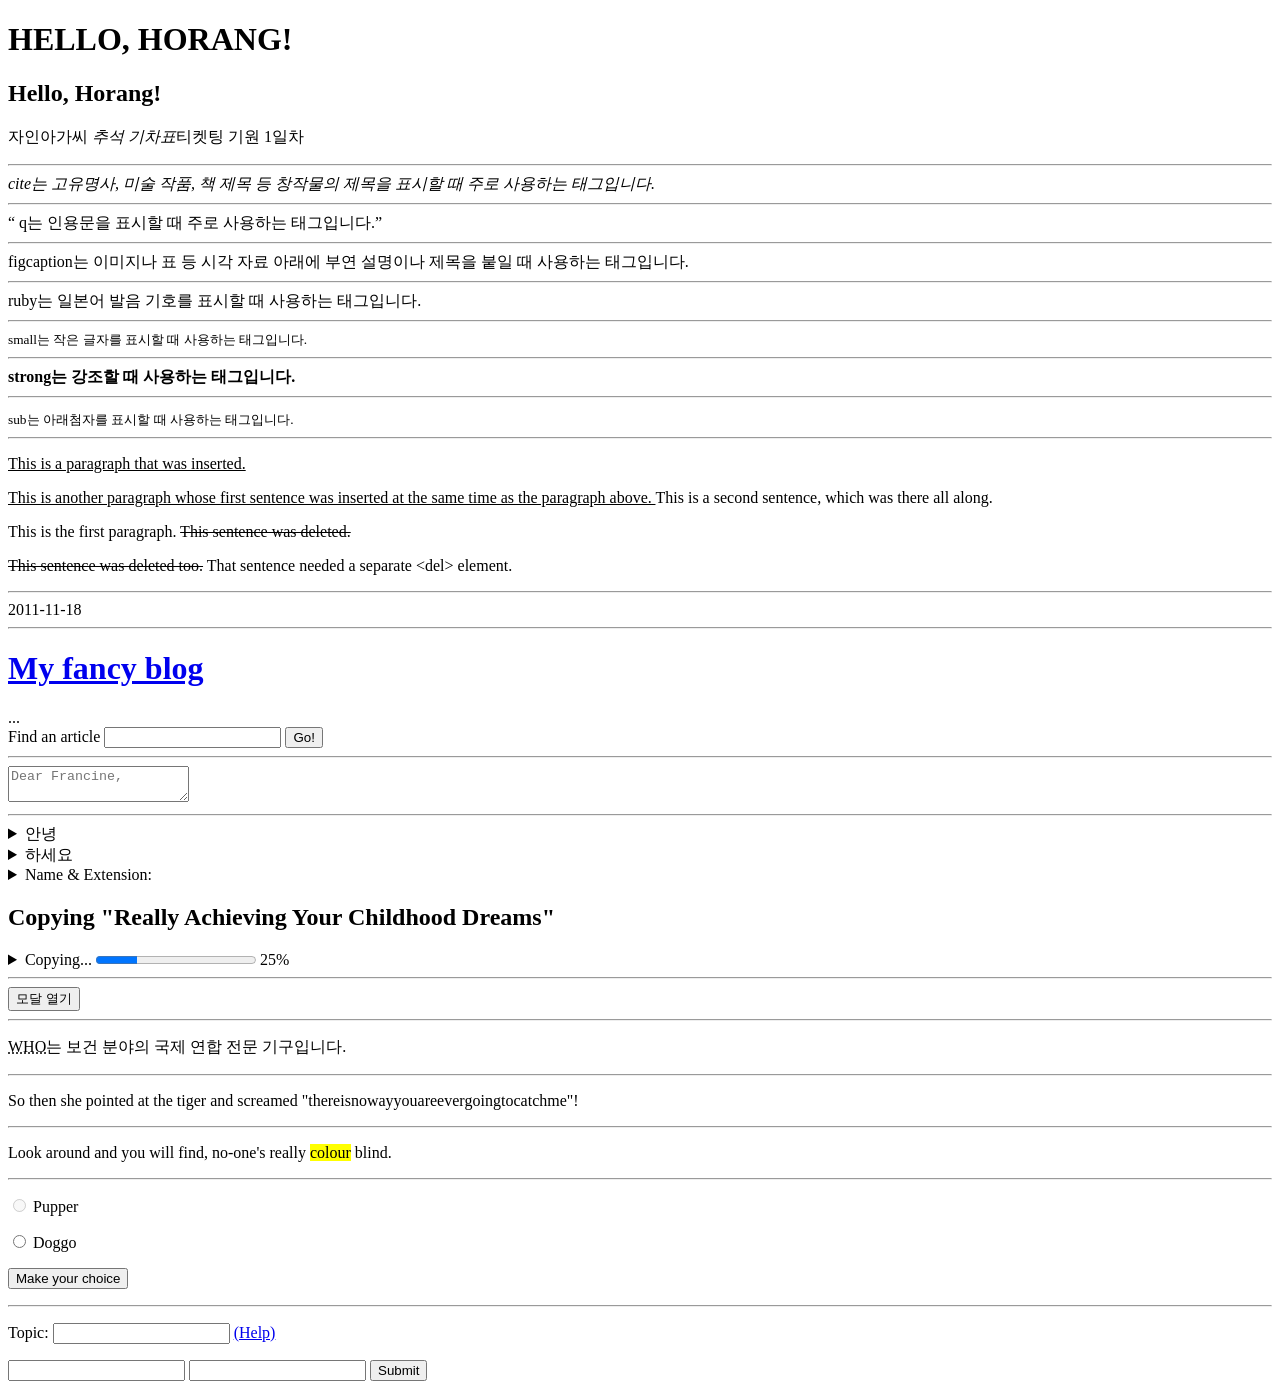
<file: 0911/HTMLTagExperiment.html>
<!DOCTYPE html>
<html lang="kr"> <!--문서의 언어를 설명하는 줄-->
    <head>
        <meta charset="UTF-8"> <!--문서의 인코딩 설정. 인코딩을 UTF-8로 지정하여 한글 깨짐을 방지합니다.-->
        <meta name="viewport" content="width=device-width, initial-scale=1.0"> <!--뷰포트 설정. 모바일 등 다양한 기기 화면 크기에 맞게 페이지 배율과 너비를 조절합니다.-->
        <title>0911 태그연습</title> <!--문서의 제목을 설정. 브라우저 탭에 표시됩니다.-->
    </head>
    <body>
        <h1>HELLO, HORANG!</h1>
        <h2>Hello, Horang!</h2>
        <p>자인아가씨 <em>추석 기차표</em>티켓팅 기원 1일차</p>
        <hr> <!--가로줄 태그-->
        <cite> cite는 고유명사, 미술 작품, 책 제목 등 창작물의 제목을 표시할 때 주로 사용하는 태그입니다.</cite>
        <hr>
        <q> q는 인용문을 표시할 때 주로 사용하는 태그입니다.</q>
        <hr>
        <figcaption> figcaption는 이미지나 표 등 시각 자료 아래에 부연 설명이나 제목을 붙일 때 사용하는 태그입니다.</figcaption>
        <hr>
        <ruby> ruby는 일본어 발음 기호를 표시할 때 사용하는 태그입니다.</ruby>
        <hr>
        <small> small는 작은 글자를 표시할 때 사용하는 태그입니다.</small>
        <hr>
        <strong> strong는 강조할 때 사용하는 태그입니다.</strong>
        <hr>
        <sub> sub는 아래첨자를 표시할 때 사용하는 태그입니다.</sub>
        <hr>
        <section>
            <ins>
             <p>
              This is a paragraph that was inserted.
             </p>
             This is another paragraph whose first sentence was inserted
             at the same time as the paragraph above.
            </ins>
            This is a second sentence, which was there all along.
           </section>
           <section>
            <p>This is the first paragraph. <del>This sentence was
            deleted.</del></p>
            <p><del>This sentence was deleted too.</del> That
            sentence needed a separate &lt;del&gt; element.</p>
           </section>
        <hr>
        <time>2011-11-18</time>
        <hr>
        <header>
            <h1><a href="/">My fancy blog</a></h1>
            ...
            <search>
              <form action="search.php">
                <label for="query">Find an article</label>
                <input id="query" name="q" type="search">
                <button type="submit">Go!</button>
              </form>
            </search>
          </header>
        <hr>
        <textarea placeholder="Dear Francine,

They closed the parks this week, so we won't be able to
meet your there. Should we just have dinner?

Love,
Daddy"></textarea>
        <hr>
        <details>
            <summary>안녕</summary>
            details는 세부 내용을 표시할 때 사용하는 태그입니다.
        </details>
        <details>
            <summary>하세요</summary>
            details는 세부 내용을 표시할 때 사용하는 태그입니다2222
        </details>
        <details>
            <summary><label for=fn>Name & Extension:</label></summary>
            <p><input type=text id=fn name=fn value="Pillar Magazine.pdf">
            <p><label><input type=checkbox name=ext checked> Hide extension</label>
           </details>
        <section class="progress window">
            <h1>Copying "Really Achieving Your Childhood Dreams"</h1>
            <details>
             <summary>Copying... <progress max="375505392" value="97543282"></progress> 25%</summary>
             <dl>
              <dt>Transfer rate:</dt> <dd>452KB/s</dd>
              <dt>Local filename:</dt> <dd>/home/rpausch/raycd.m4v</dd>
              <dt>Remote filename:</dt> <dd>/var/www/lectures/raycd.m4v</dd>
              <dt>Duration:</dt> <dd>01:16:27</dd>
              <dt>Color profile:</dt> <dd>SD (6-1-6)</dd>
              <dt>Dimensions:</dt> <dd>320×240</dd>
             </dl>
            </details>
        </section>
        <hr>
        <dialog id="myModal">
            <p>반갑읍니다요.</p>
            <button onclick="document.getElementById('myModal').close()">닫기</button>
        </dialog>
        <button onclick="document.getElementById('myModal').showModal()">모달 열기</button>
      
        <hr>
        <p><abbr title="World Health Organization">WHO</abbr>는 보건 분야의 국제 연합 전문 기구입니다.</p>  
        <hr>
        <p>So then she pointed at the tiger and screamed
            "there<wbr>is<wbr>no<wbr>way<wbr>you<wbr>are<wbr>ever<wbr>going<wbr>to<wbr>catch<wbr>me"!</p>
        <hr>
        <p>Look around and you will find, no-one's really
        <mark>colour</mark> blind.</p>
        <hr>
        <form>
            <p><label><input type="radio" name="dog-type" value="pupper" required disabled> Pupper</label>
            <p><label><input type="radio" name="dog-type" value="doggo"> Doggo</label>
            <p><button>Make your choice</button>
           </form>
        <hr>
        <p><label> Topic: <input name=topic> <a href="help/topic.html" rel="help">(Help)</a></label></p>
        <form action="/find.cgi" method=get>
            <input type=text name=t>
            <input type=search name=q>
            <input type=submit>
        </form>
    </body>
</html>
</file>
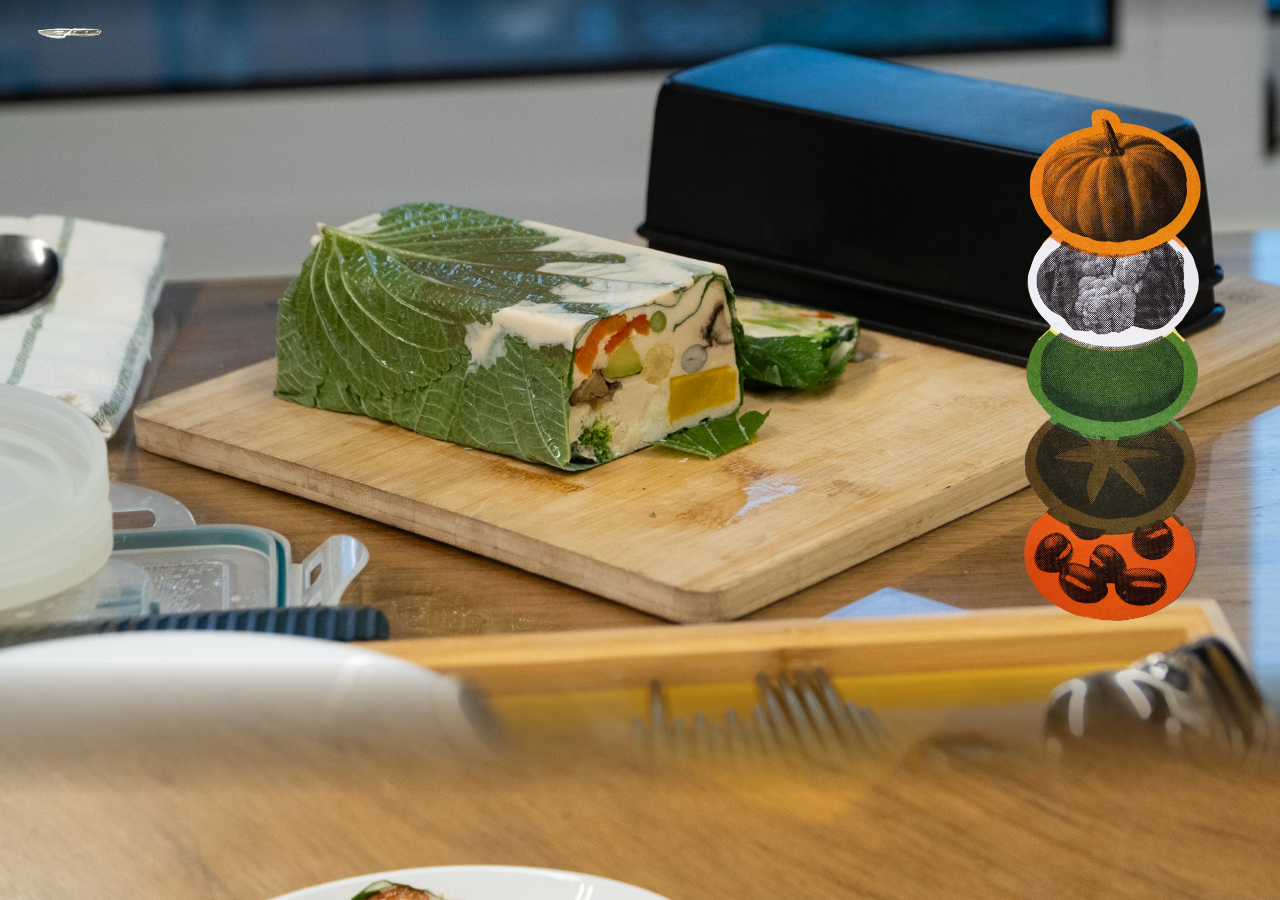
<file: 1016/Void/kkeoi.html>
<!DOCTYPE html>
<html lang="kr">
<head>
    <meta charset="UTF-8">
    <meta name="viewport" content="width=device-width, initial-scale=1.0">
    <title>Mush Room Project/kkeoi</title>
    <link rel="stylesheet" href="kkeoi.css">
</head>
<body>
    <div class="scroll">
        <!-- 스크롤할 이미지/영상은 .track 안에 <img> 또는 <video>만 추가하면 됨 (위에서 아래 순서로 이어지며 계속 반복됨) -->
        <div class="track">
            <img src="Img/web/261018-비지-켜켜이-호랑-25.jpg">
            <img src="Img/web/261018-비지-켜켜이-호랑-11.jpg">
            <video src="Img/web/20261018_RYU1274.mp4" preload="none" muted loop playsinline></video>
            <img src="Img/web/261018-비지-켜켜이-호랑-13.jpg">
            <img src="Img/web/261018-비지-켜켜이-호랑-15.jpg">
            <video src="Img/web/20261018_RYU1270.mp4" preload="none" muted loop playsinline></video>
            <img src="Img/web/261018-비지-켜켜이-호랑-16.jpg">
            <img src="Img/web/261018-비지-켜켜이-호랑-20.jpg">
            <video src="Img/web/20261018_RYU1231.mp4" preload="none" muted loop playsinline></video>
            <video src="Img/web/20261018_RYU1257.mp4" preload="none" muted loop playsinline></video>
            <img src="Img/web/261018-비지-켜켜이-호랑-3.jpg">
            <img src="Img/web/261018-비지-켜켜이-호랑-37.jpg">
            <img src="Img/web/261018-비지-켜켜이-호랑-39.jpg">
            <video src="Img/web/20261018_RYU1274.mp4" preload="none" muted loop playsinline></video>
            <img src="Img/web/261018-비지-켜켜이-호랑-4.jpg">
            <img src="Img/web/261018-비지-켜켜이-호랑-40.jpg">
            <video src="Img/web/RYU1233.mp4" preload="none" muted loop playsinline></video>
        </div>
    </div>
    <div class="stage">
        <div class="menu">
            <img class="front" src="Img/web/IMG_3186.webp">
            <img class="back" src="Img/web/IMG_3187.webp">
        </div>
    </div>
    <button class="backbtn" onclick="location.href='index.html'" aria-label="뒤로 가기"><img src="Img/backbtn.png"></button>
    <script>
        const items = [...document.querySelector(".track").children];
        const n = items.length;

        // t = 스크롤 위치(이미지 1장 = 1). 자동으로 흐르고, 휠로도 움직인다
        const SEC_PER_IMAGE = 10;
        const stride = () => innerHeight * 0.85;   // 이미지끼리 15vh씩 겹침
        let t = 0, last = performance.now();
        addEventListener("wheel", e => { t += e.deltaY / stride(); }, { passive: true });

        function setPlaying(el, on) {              // 화면 밖 영상은 멈추고, 가까워지면 불러온다
            if (el.tagName !== "VIDEO") return;
            if (on && el.preload === "none") { el.preload = "auto"; el.load(); }
            if (on && el.paused) el.play().catch(() => {});
            else if (!on && !el.paused) el.pause();
        }

        (function tick(now) {
            t += (now - last) / 1000 / SEC_PER_IMAGE;
            last = now;
            t = ((t % n) + n) % n;
            items.forEach((el, i) => {
                let d = ((i - t) % n + n) % n;     // 화면 위치(장 단위). 지나간 장은 위로 돌려 보내 순환시킴
                if (d > n - 1) d -= n;
                el.style.transform = `translateY(${d * stride()}px)`;
                setPlaying(el, d > -1.2 && d < 1.2);
            });
            requestAnimationFrame(tick);
        })(last);
    </script>
</body>
</html>
</file>
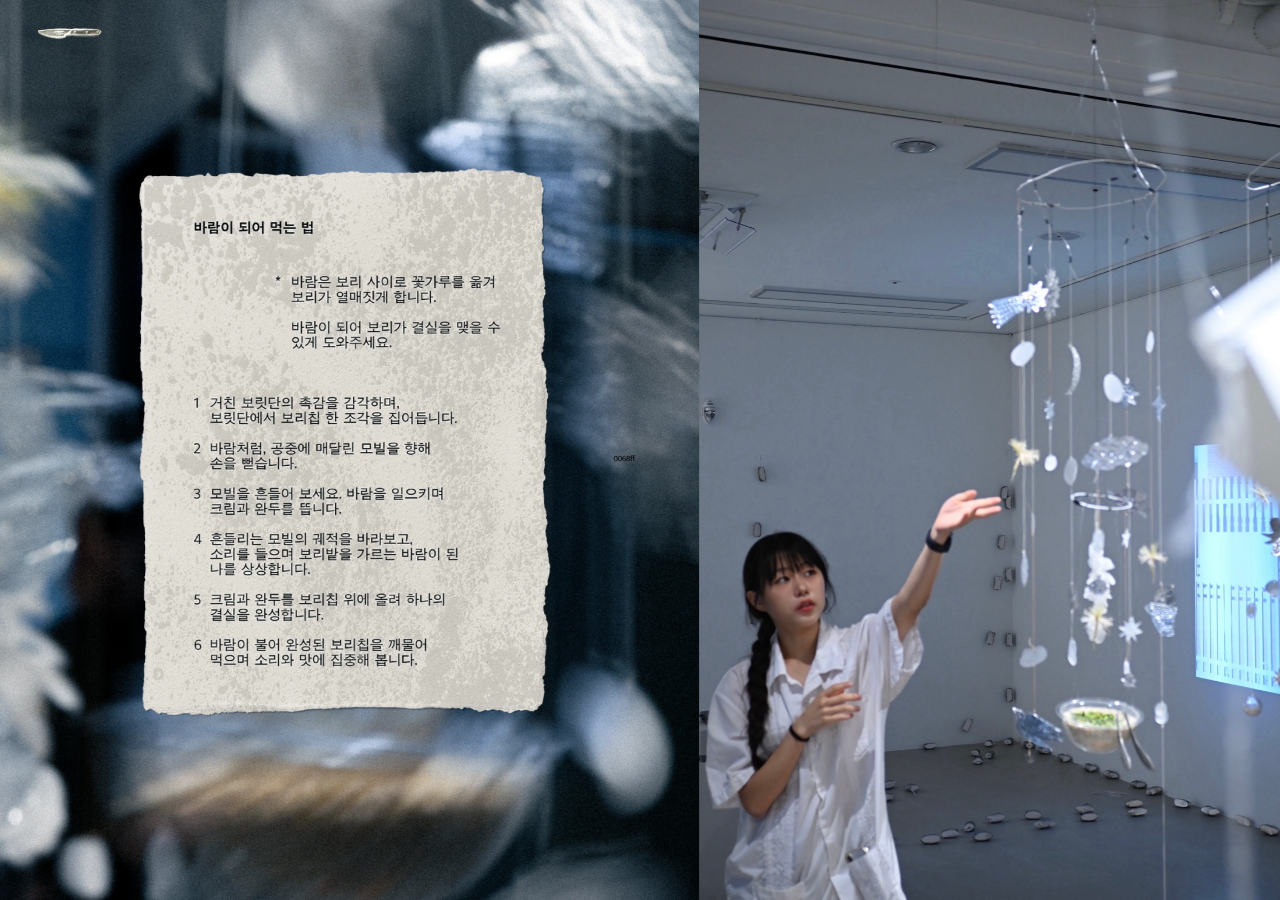
<file: 1016/Void/mangjong.html>
<!DOCTYPE html>
<html lang="kr">
<head>
    <meta charset="UTF-8">
    <meta name="viewport" content="width=device-width, initial-scale=1.0">
    <title>망종 : 바람을 위한 요리</title>
    <link rel="stylesheet" href="mangjong.css">
</head>
<body>
    <!-- 이미지는 .track 안에 <img>를 추가하면 왼쪽에서 오른쪽으로 이어지며 계속 반복됨 -->
    <div class="track">
        <img src="Img/web/mangjong-howto.webp" alt="바람이 되어 먹는 법 안내">
        <img src="Img/web/IMG_2231.jpg" alt="">
        <img src="Img/web/IMG_2236.jpg" alt="">
        <img src="Img/web/IMG_2025.jpg" alt="">
        <img src="Img/web/IMG_2027.jpg" alt="">
        <img src="Img/web/mangjong-plan.webp" alt="전시 설계도">
    </div>
    <button class="backbtn" onclick="location.href='index.html'" aria-label="뒤로 가기"><img src="Img/backbtn.png"></button>
    <script>
        const track = document.querySelector(".track");
        const originals = [...track.children];
        const SPEED = 60;          // 자동으로 흐르는 속도 (px/초)
        let x = 0, setW = 0, last = performance.now();

        // 이미지가 모두 불러와지면 한 세트의 너비를 재고, 화면을 덮을 만큼 복제해서 이어 붙인다
        Promise.all(originals.map(i => i.decode().catch(() => {}))).then(() => {
            setW = originals.reduce((w, i) => w + i.getBoundingClientRect().width, 0);
            const copies = Math.ceil(innerWidth / setW) + 1;
            for (let c = 0; c < copies; c++) track.append(...originals.map(i => i.cloneNode()));
        });

        addEventListener("wheel", e => { x += (e.deltaY || e.deltaX); }, { passive: true });
        (function tick(now) {
            if (setW) {
                x += SPEED * (now - last) / 1000;
                x = ((x % setW) + setW) % setW;
                track.style.transform = `translateX(${-x}px)`;
            }
            last = now;
            requestAnimationFrame(tick);
        })(last);
    </script>
</body>
</html>
</file>
<file: Place/style.css>
section {
    background-color: #0044ff;
    color: #ffffff;
    border: 1px solid #ffffff;
    display: flex;
    justify-content: center;
    align-items: center;
    position: absolute;
}
.Monitor {
    width: 480px;
    height: 270px;
    padding: 10px;
    margin: 10px;
    top: 60px;
    left: 100px;
}
.MacBook {
    width: 240px;
    height: 145px;
    padding: 10px;
    margin: 10px;
    top: 100px;
    left: 615px;
}
.iPad {
    width: 175px;
    height: 120px;
    padding: 10px;
    margin: 10px;
    top: 280px;
    left: 650px;
}
.Trackpad{
    width: 100px;
    height: 65px;
    padding: 10px;
    margin: 10px;
    top: 550px;
    left: 510px;
}
.Keyboard{
    width: 250px;
    height: 65px;
    padding: 10px;
    margin: 10px;
    top: 550px;
    left: 230px;
}
.Book1 {
    width: 150px;
    height: 5px;
    padding: 10px;
    margin: 10px;
    top: 435px;
    left: 665px;
}
.Book2{
    width: 170px;
    height: 10px;
    padding: 10px;
    margin: 10px;
    top: 465px;
    left: 655px;
}
.Book3{
    width: 5px;
    height: 150px;
    padding: 10px;
    margin: 10px;
    top: 435px;
    left: 100px;
}
</file>
<file: 1002/01. Place/style.css>
body {
    background-color: #136f6b;
    margin: 0;
    padding-top: 50px; /* 이전 버튼 자리 */
    box-sizing: border-box;
    min-height: 100vh;
    display: flex;
    justify-content: center;
    align-items: center;
}
section {
    position: relative;
    width: 1082px;
    height: 717px;
}

article {
    background-color: #f4a8bc;
    color: #136f6b;
    display: flex;
    justify-content: center;
    align-items: center;
    position: absolute;
    text-align: center;
    font-family: "noto serif";
    font-weight: 400;
    font-style: normal;
    line-height: 100%; 
}
.Monitor {
    width: 480px;
    height: 270px;
    padding: 10px;
    margin: 10px;
    top: 60px;
    left: 60px;
}
.MacBook {
    width: 240px;
    height: 145px;
    padding: 10px;
    margin: 10px;
    top: 100px;
    left: 575px;
}
.iPad {
    width: 175px;
    height: 120px;
    padding: 10px;
    margin: 10px;
    top: 280px;
    left: 610px;
}
.Trackpad{
    width: 100px;
    height: 65px;
    padding: 10px;
    margin: 10px;
    top: 550px;
    left: 470px;
}
.Keyboard{
    width: 250px;
    height: 65px;
    padding: 10px;
    margin: 10px;
    top: 550px;
    left: 190px;
}
.Mouse{
    width: 65px;
    height: 65px;
    padding: 10px;
    margin: 10px;
    top: 550px;
    left: 610px;
    border-radius: 50%;
}
.Book1 {
    width: 150px;
    height: 5px;
    padding: 10px;
    margin: 10px;
    top: 435px;
    left: 625px;
}
.Book2{
    width: 170px;
    height: 10px;
    padding: 10px;
    margin: 10px;
    top: 465px;
    left: 615px;
}
.Book3{
    width: 15px;
    height: 85px;
    padding: 10px;
    margin: 10px;
    top: 385px;
    left: 40px;
}
.Book4{
    width: 5px;
    height: 100px;
    padding: 10px;
    margin: 10px;
    top: 370px;
    left: 85px;
}
.Book5{
    width: 15px;
    height: 100px;
    padding: 10px;
    margin: 10px;
    top: 370px;
    left: 120px;
}
.Box1{
    width: 160px;
    height: 80px;
    padding: 10px;
    margin: 10px;
    top: 395px;
    left: 840px;
}
.Box2{
    width: 160px;
    height: 80px;
    padding: 10px;
    margin: 10px;
    top: 395px;
    left: 240px;
}
.Box3{
    width: 30px;
    height: 60px;
    padding: 10px;
    margin: 10px;
    top: 415px;
    left: 180px;
}
.Box4{
    width: 100px;
    height: 20px;
    padding: 10px;
    margin: 10px;
    top: 455px;
    left: 430px;
}

/* hover: 글자 대신 ASCII 아트 (박스보다 작은 아트만 사용) */
article:hover { font-size: 0; }
.art {
    visibility: hidden; position: absolute; left: 50%; top: 50%; transform: translate(-50%, -50%); margin: 0;
    white-space: pre; text-align: left; color: #136f6b;
    font: 12px/1.1 monospace;
}
article:hover .art { visibility: visible; }
</file>
<file: 1002/02. List/style.css>
/* ===== 공통 ===== */
*{ /* 모든 요소 */
    margin: 0; /* 브라우저 기본 바깥 여백 제거 */
    padding: 0; /* 브라우저 기본 안쪽 여백 제거 */
}
html{ /* 문서 전체 */
    scroll-behavior: smooth; /* 링크 이동 시 부드럽게 스크롤 */
    scroll-padding-top: 90px; /* 링크 이동 시 고정된 제목줄에 가리지 않도록 위쪽 여유 */
}
body{ /* 문서 본문 */
    background-color: rgb(255, 213, 0); /* 배경색 */
    display: flex; /* 자식(header, nav, section)을 가로로 나란히 배치 */
    padding-top: 90px; /* 이전 버튼(50px) + 고정된 제목(h1) 높이만큼 위쪽을 비워 겹침 방지 */
}
/* ===== 제목 ===== */
h1{ /* 페이지 제목 */
    position: fixed; /* 스크롤해도 화면에 고정 */
    top: 50px; /* 이전 버튼 아래에 붙임 */
    left: 0; /* 화면 왼쪽 끝에 붙임 */
    width: 100%; /* 가로 전체 너비 */
    height: 40px; /* 제목줄 높이 */
    z-index: 1; /* 다른 요소보다 위에 표시 */
    padding: 10px; /* 글자 주변 안쪽 여백 */
    font-family: "Gothic A1", sans-serif; /* 제목 글꼴 */
    font-weight: 600; /* 굵은 글자 */
    font-style: normal; /* 기울임 없음 */
    font-size: clamp(0.5rem, 3vw, 5rem); /* 화면 너비에 맞춰 0.5rem ~ 5rem 사이로 조절 */
}

/* ===== 네비게이션 ===== */
nav{ /* 네비게이션 */
    position: fixed; /* 스크롤해도 화면에 고정 */
    bottom: 0; /* 화면 맨 아래에 붙임 */
    left: 10px; /* 화면 왼쪽에서 10px 떨어뜨림 */
    padding: 20px; /* 안쪽 여백 */
    font-family: "Gothic A1", sans-serif; /* 글꼴 */
    width: 20vw; /* 화면 너비의 20% */
}
nav ul{ /* 네비게이션 안의 목록 */
    list-style-type: '* '; /* 앞의 점(불릿)을 '* '로 표시 */
}
nav li{ /* 네비게이션 항목 */
    margin: 2px; /* 바깥 여백 */
    padding: 2px; /* 안쪽 여백 */
}
nav a{ /* 네비게이션 링크 */
    text-decoration: none; /* 링크 밑줄 제거 */
    color: black; /* 글자색 */
}

/* ===== 본문 ===== */
section{ /* 모든 분류(article)를 감싸는 영역 */
    flex: 1; /* 네비게이션을 뺀 나머지 너비만 차지 */
    margin-left: calc(20vw + 40px); /* 고정된 네비게이션(너비 20vw + 좌우 padding 40px)만큼 왼쪽을 비움 */
    min-width: 0; /* 내용이 길어도 영역 밖으로 넘치지 않도록 */
}
article{ /* 각 분류 묶음 */
    padding: 10px; /* 안쪽 여백 */
    font-family: "Gothic A1", sans-serif; /* 글꼴 */
    font-weight: 400; /* 보통 굵기 */
    font-style: normal; /* 기울임 없음 */
    border-bottom: 1px solid #000; /* 분류 사이 구분선 */
}
h2{ /* 분류 제목 */
    font-family: "Gothic A1", sans-serif; /* 글꼴 */
    font-weight: 500; /* 약간 굵은 글자 */
    font-style: normal; /* 기울임 없음 */
    margin-bottom: 5px; /* 아래 목록과의 간격 */
    padding: 5px; /* 안쪽 여백 */
    background-color: #000; /* 검은 배경 */
    color: rgb(255, 213, 0); /* 노란 글자색 */
}
section ul{ /* 본문 목록 */
    display: flex; /* 항목을 flex 배치 */
    flex-direction: row; /* 가로 방향으로 나열 */
    flex-wrap: wrap; /* 한 줄이 차면 다음 줄로 넘김 */
    justify-content: space-between; /* 가로로 항목 사이를 균등하게 벌림 */
    align-items: center; /* 세로 가운데 정렬 */
}
section li{ /* 본문 목록 항목 */
    list-style: none; /* 앞의 점(불릿) 제거 */
    align-self: flex-start; /* 줄 안에서 위쪽에 맞춤 */
    margin: 1px; /* 바깥 여백 */
    padding: 1px; /* 안쪽 여백 */
}

/* ===== 체크박스 ===== */
section input[type="checkbox"]{ /* 체크박스 */
    appearance: none; /* 브라우저 기본 체크박스 모양 제거 */
    font-family: ui-monospace, "SF Mono", Menlo, monospace; /* 대괄호 글자를 고정폭으로 */
    cursor: pointer; /* 마우스를 올리면 손가락 모양 */
}
section input[type="checkbox"]::before{ /* 체크 전 모양 */
    content: "[ ]"; /* 비어 있는 대괄호 */
}
section input[type="checkbox"]:checked::before{ /* 체크 후 모양 */
    content: "[●]"; /* 가운데에 검은 점 */
}

/* 네비게이션 항목 우측 체크 퍼센트 */
nav li::after{ /* float 된 퍼센트가 li 높이에 포함되도록 */
    content: "";
    display: block;
    clear: both;
}
nav span{
    float: right; /* 네비게이션 우측 끝에 정렬 */
    font-size: 0.8em;
    color: black;
}

/* 제목 밑 전체 체크 퍼센트 */


/* 항목 텍스트(label)에도 손가락 모양 */
article li label{
    cursor: pointer;
}
</file>
<file: 1016/Void/kkeoi.css>
/* ---------- 기본 / 무대 ---------- */
/* 1u = 무대 가로의 1%. 무대는 3:2 비율로 화면 안에 맞춰 커지고 줄어든다 */
:root {
    --u: min(1vw, 1.5vh);
}

body {
    margin: 0;
    min-height: 100vh;
    display: grid;
    place-items: center;
    overflow: hidden;
    background: #000;
}

.stage {
    position: relative;
    width: calc(var(--u) * 100);
    aspect-ratio: 3 / 2;
}

/* ---------- 배경 스크롤 ---------- */
.scroll {
    position: fixed;
    inset: 0;
    overflow: hidden;
    z-index: -1;
}

/* 이미지끼리 15vh씩 겹치고, 겹치는 위아래 가장자리를 투명하게 흐려서 경계를 섞는다 */
.track img,
.track video {
    position: absolute;
    top: 0;
    left: 0;
    width: 100vw;
    height: 100vh;
    object-fit: cover;
    -webkit-mask-image: linear-gradient(transparent, #000 15%, #000 85%, transparent);
    mask-image: linear-gradient(transparent, #000 15%, #000 85%, transparent);
}

/* ---------- 메뉴 (호버 시 뒤집힘) ---------- */
.menu {
    position: absolute;
    top: 10%;
    left: 80%;
    width: 13.8%;
    perspective: 1000px;
}

.menu img {
    width: 100%;
    transition: transform 0.6s;
    backface-visibility: hidden;
}

.menu .back {
    position: absolute;
    top: 0;
    left: 0;
    transform: rotateY(180deg);
}

.menu:hover .front {
    transform: rotateY(180deg);
}

.menu:hover .back {
    transform: rotateY(360deg);
}

/* ---------- 뒤로 가기 버튼 ---------- */
.backbtn {
    position: fixed;
    top: 3vh;
    left: 3vw;
    z-index: 10;
    width: 5vw;
    padding: 0;
    border: 0;
    background: none;
    cursor: pointer;
    animation: nudge 3s ease-in-out infinite alternate;
}

.backbtn img {
    width: 100%;
}

@keyframes nudge {
    from { transform: translateX(-0.6vw); }
    to   { transform: translateX(0.6vw); }
}
</file>
<file: 1016/Void/mangjong.css>
/* ---------- 기본 ---------- */
body {
    margin: 0;
    background: #000;
}

/* ---------- 가로 무한 스크롤 ---------- */
body {
    overflow: hidden;
}

.track {
    display: flex;
    width: max-content;
    height: 100vh;
    will-change: transform;
}

/* 이미지는 화면 높이에 맞추고, 사이 간격 없이 이어 붙인다 */
.track img {
    display: block;
    flex: none;
    height: 100vh;
    width: auto;
}

/* ---------- 뒤로 가기 버튼 ---------- */
.backbtn {
    position: fixed;
    top: 3vh;
    left: 3vw;
    z-index: 10;
    width: 5vw;
    padding: 0;
    border: 0;
    background: none;
    cursor: pointer;
    animation: nudge 3s ease-in-out infinite alternate;
}

.backbtn img {
    width: 100%;
}

@keyframes nudge {
    from { transform: translateX(-0.6vw); }
    to   { transform: translateX(0.6vw); }
}
</file>
